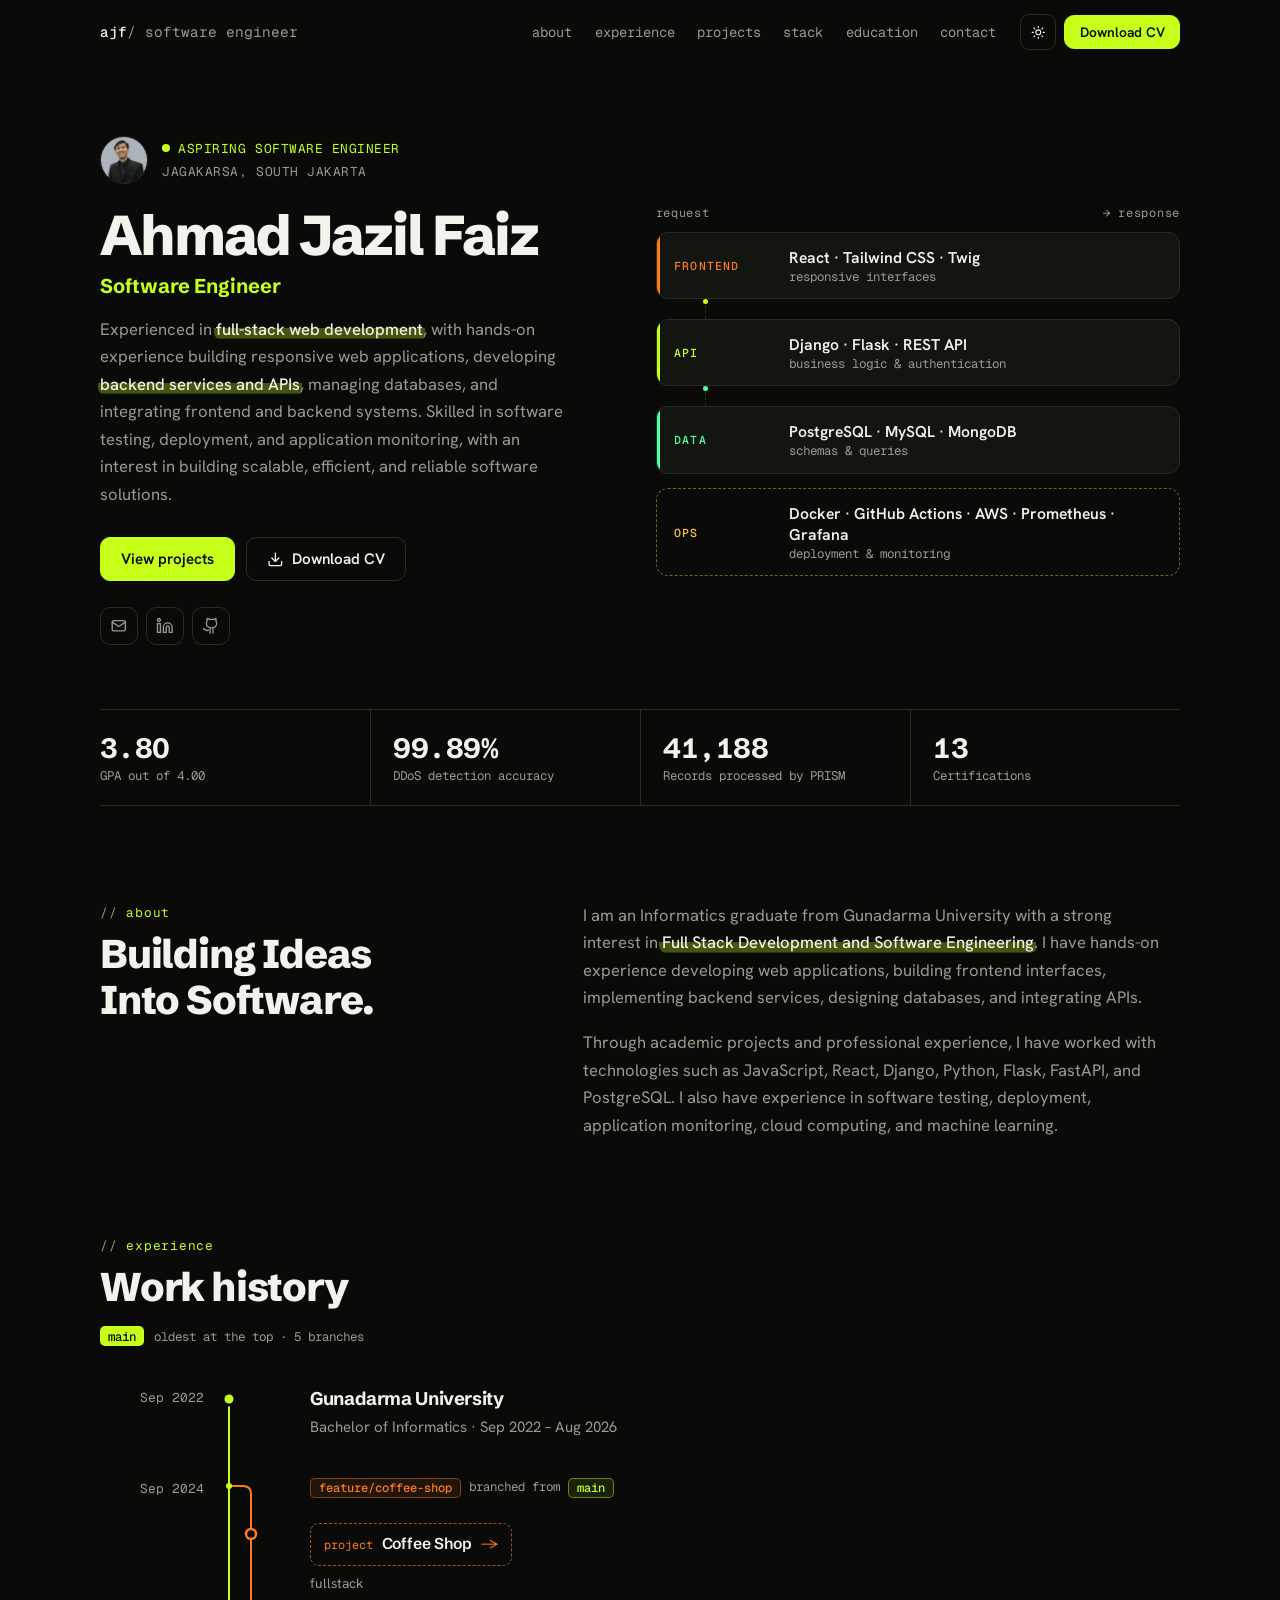
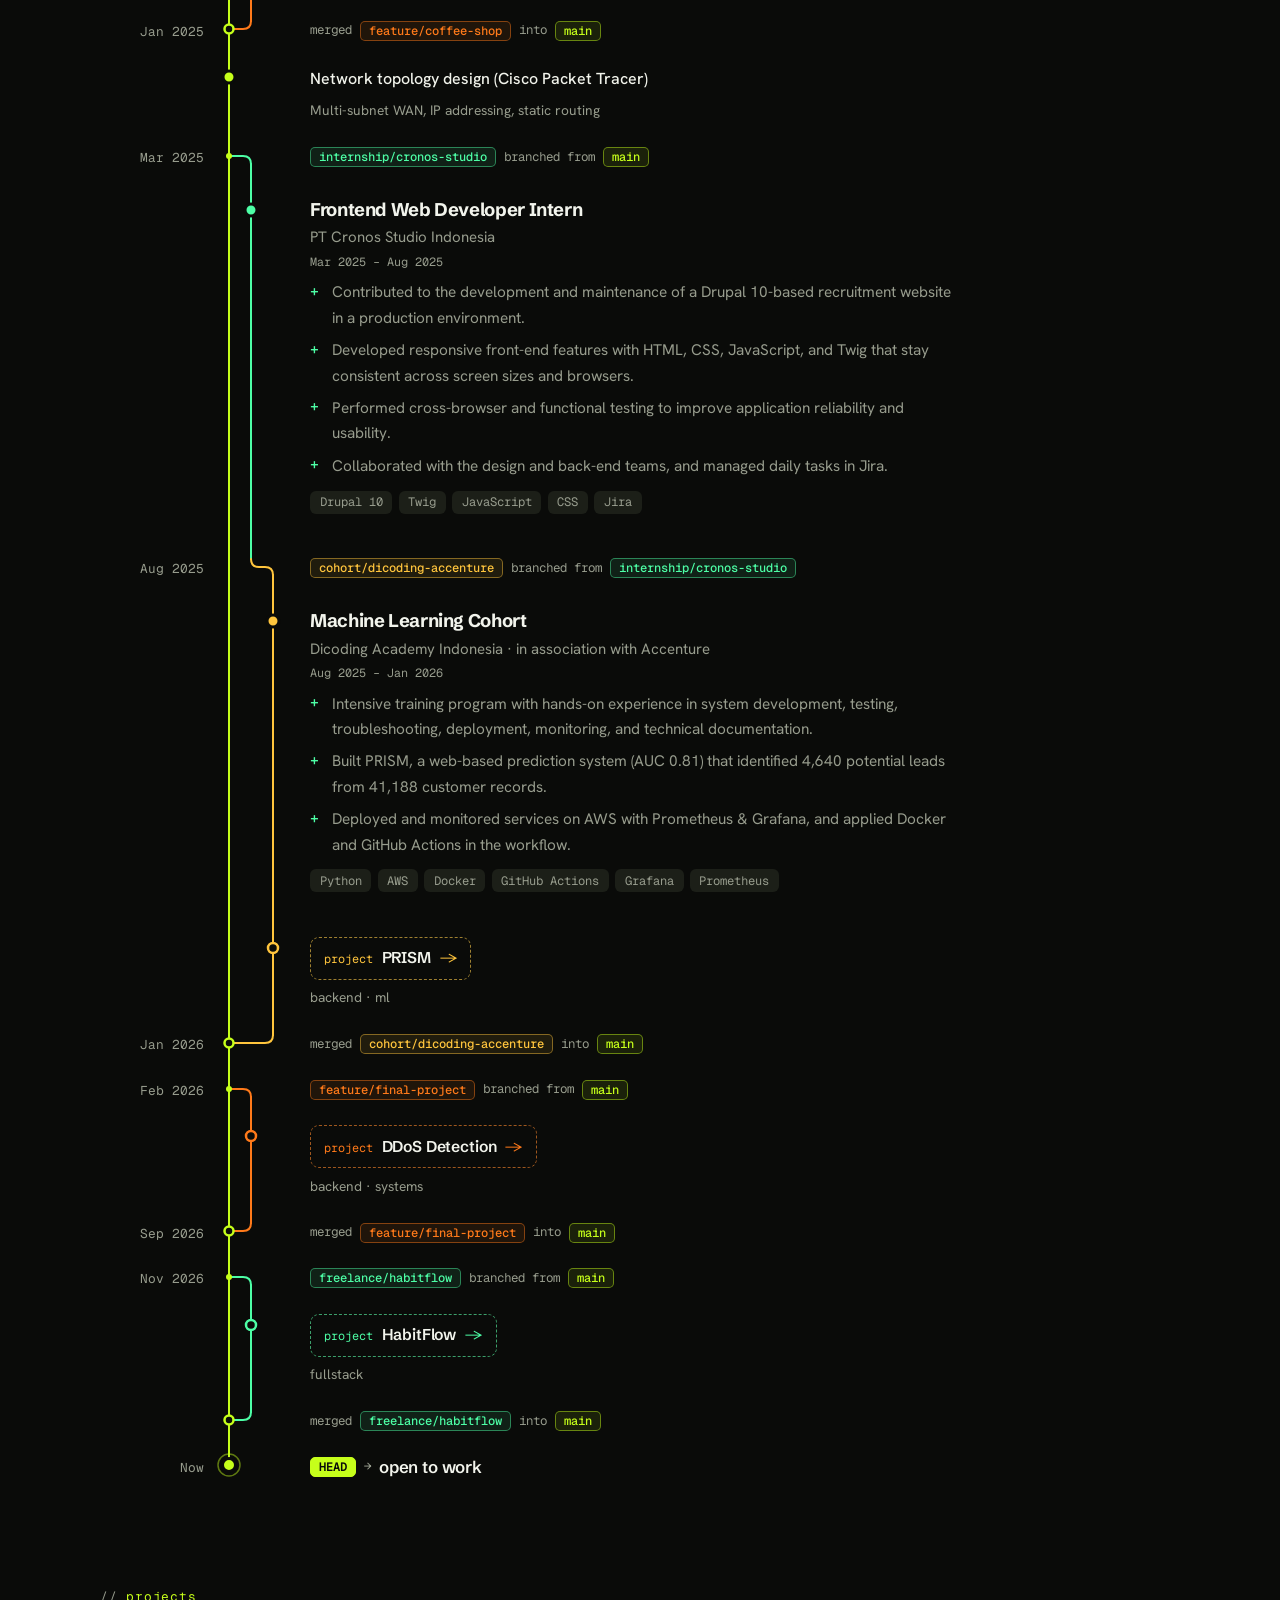
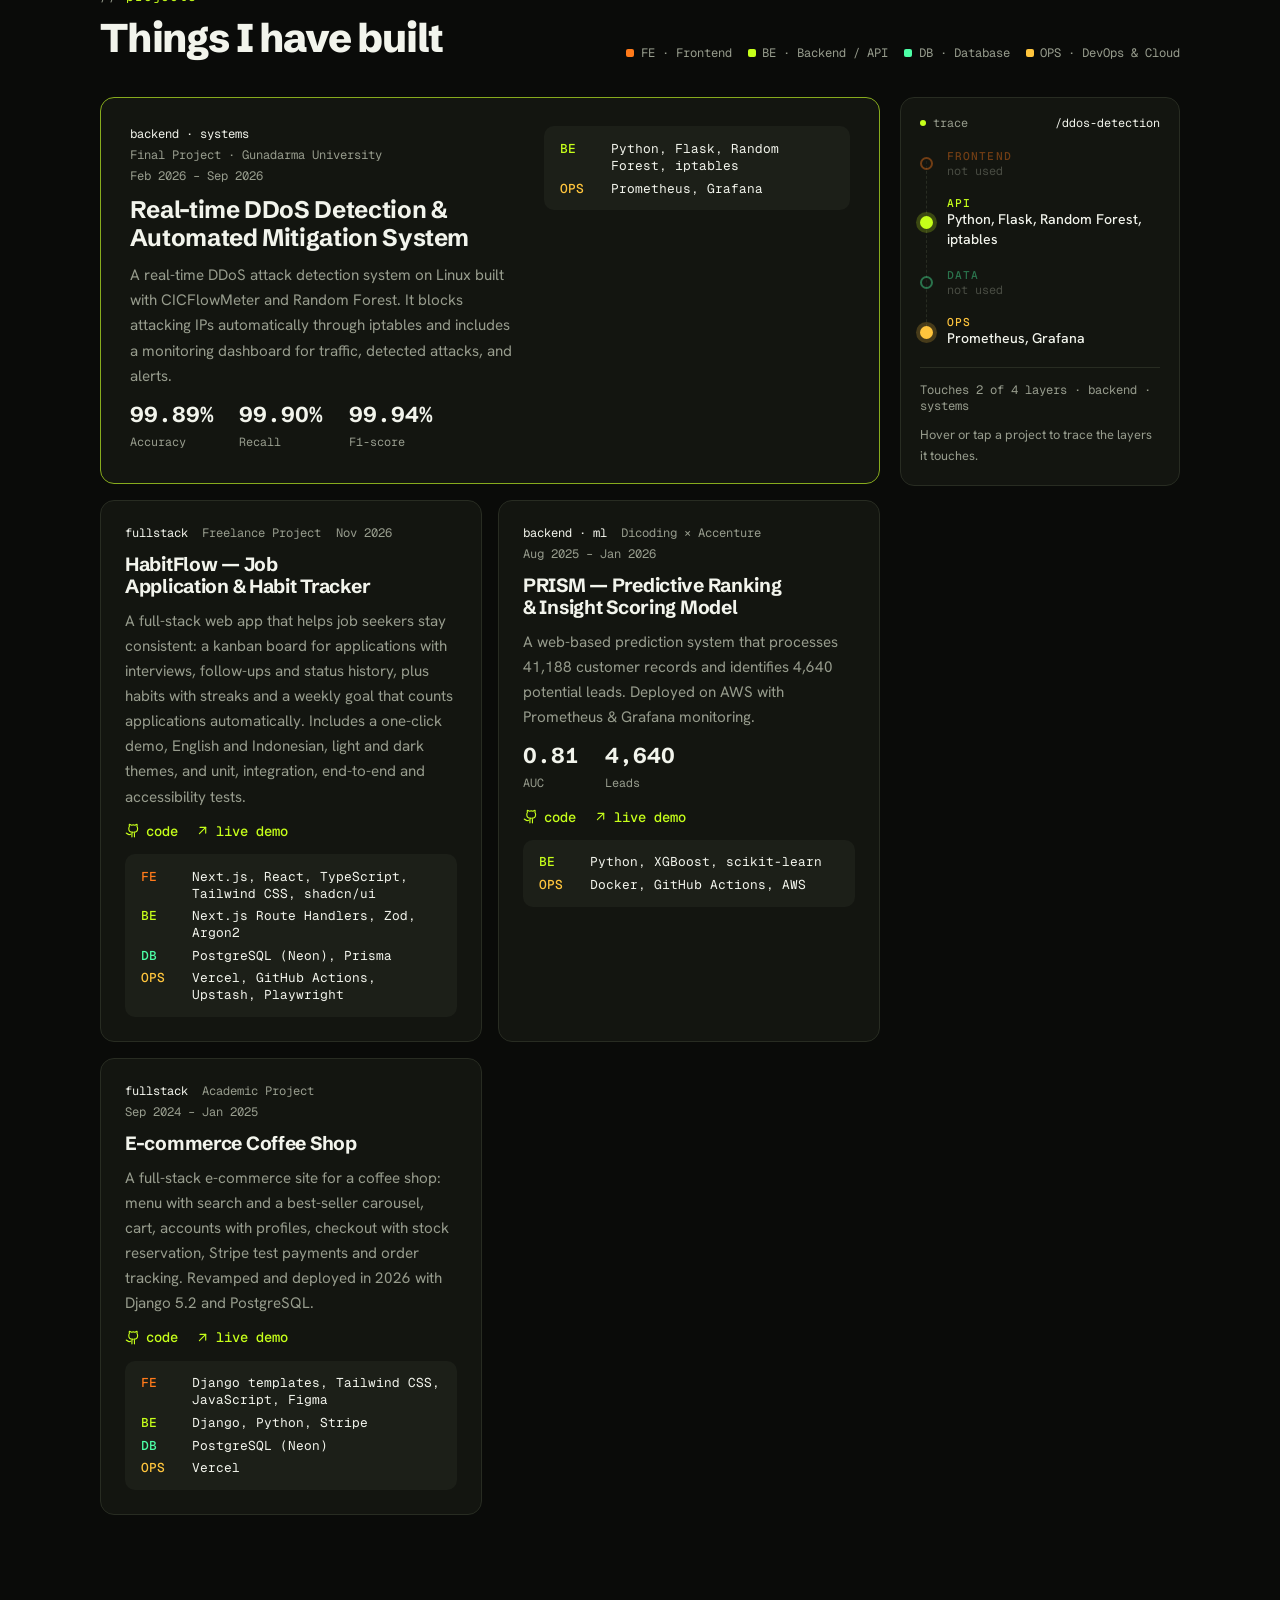
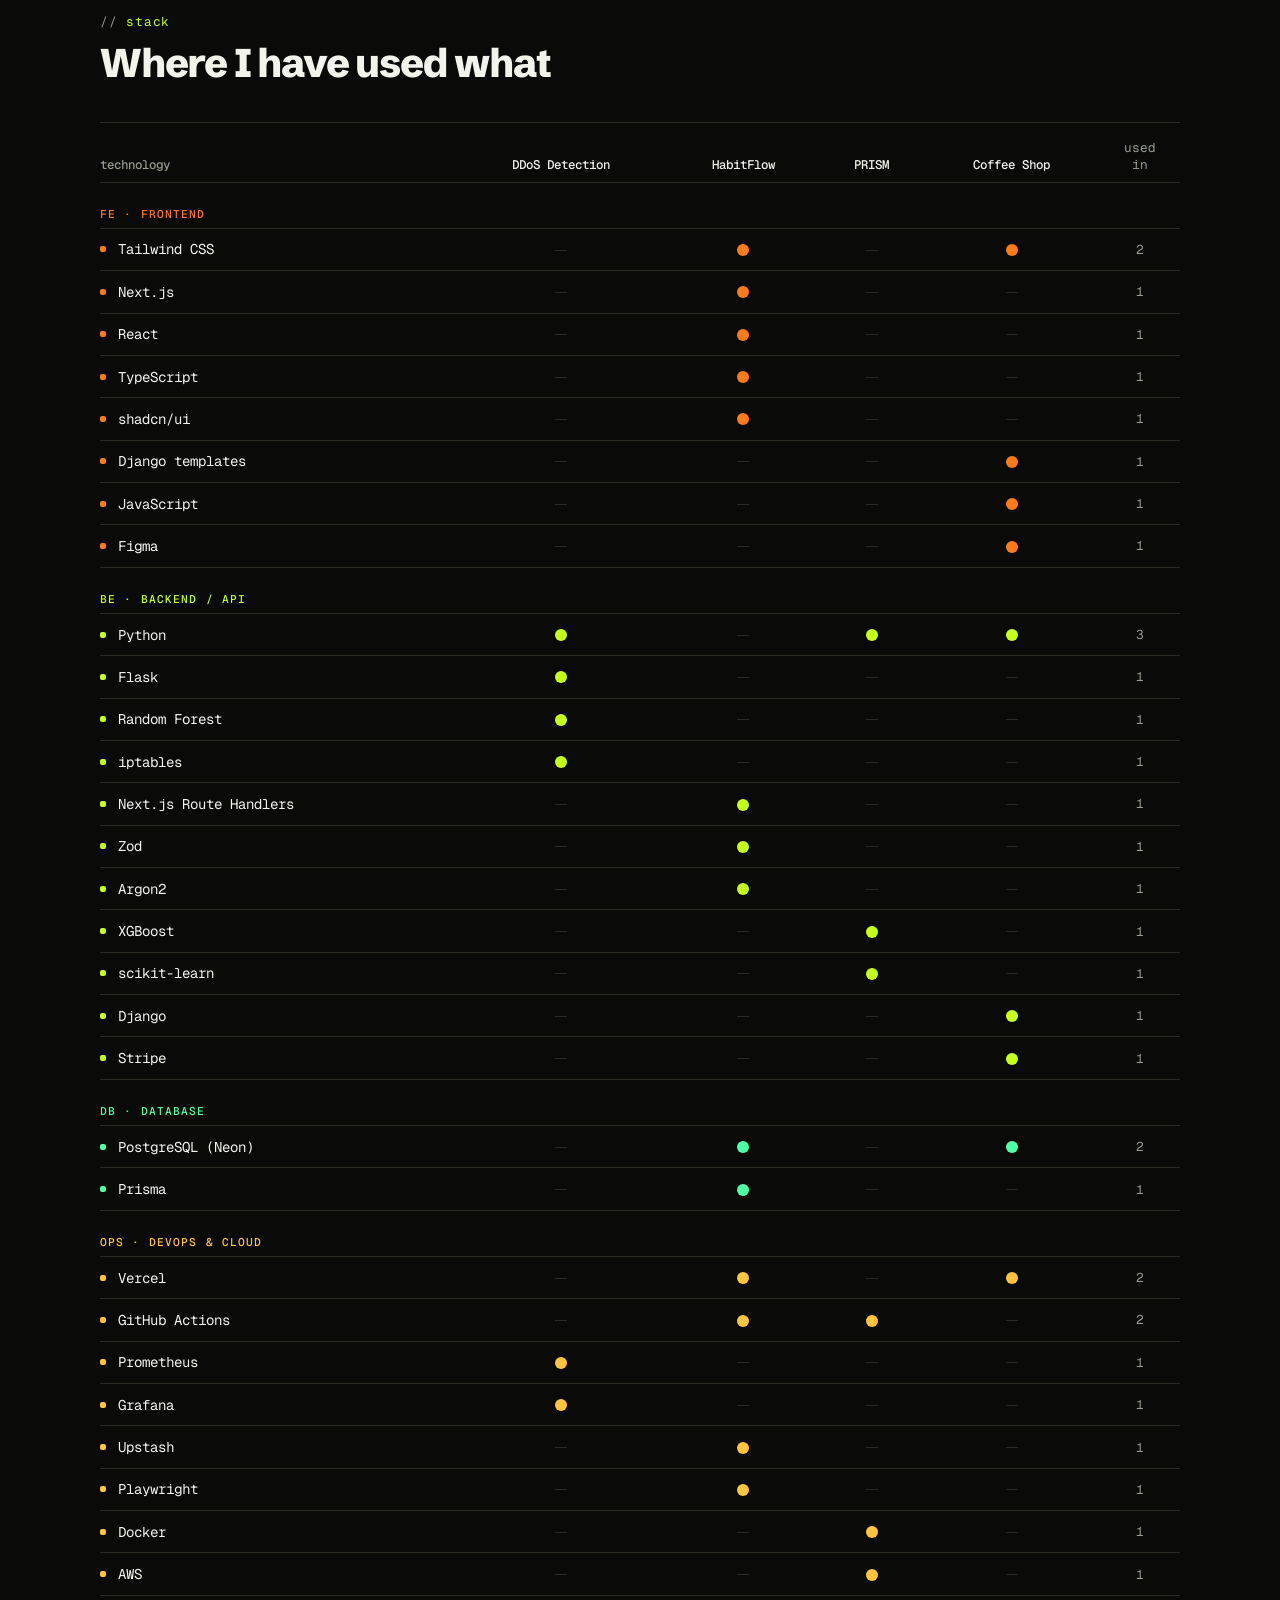
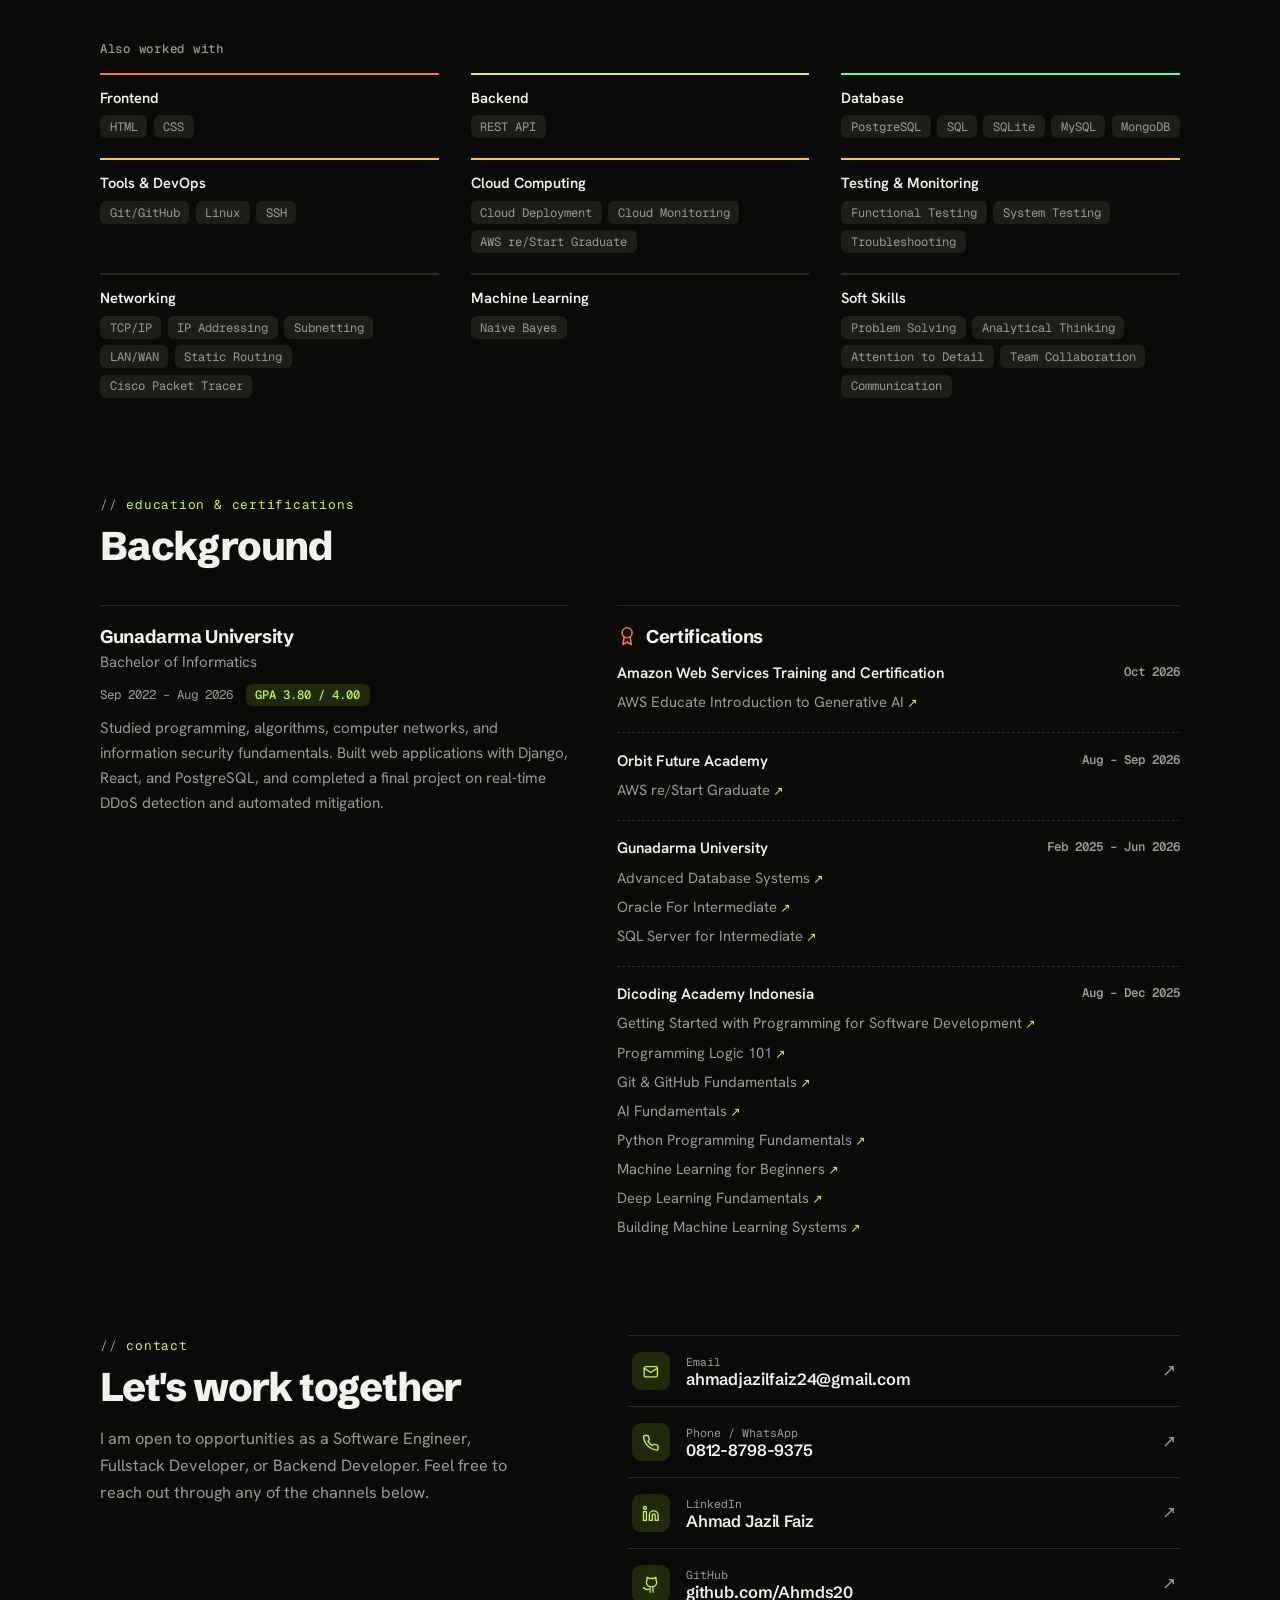
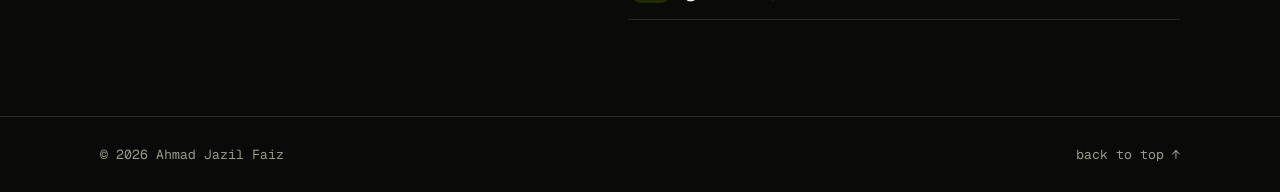
<file: index.html>
<!DOCTYPE html>
<html lang="en">
<head>
  <meta charset="UTF-8" />
  <meta name="viewport" content="width=device-width, initial-scale=1.0" />
  <title>Ahmad Jazil Faiz — Software Engineer</title>
  <meta name="description" content="Portfolio of Ahmad Jazil Faiz, Software Engineer." />
  <meta property="og:type" content="website" />
  <meta property="og:title" content="Ahmad Jazil Faiz — Software Engineer" />
  <meta property="og:description" content="Portfolio of Ahmad Jazil Faiz, Software Engineer." />
  <link rel="icon" href="assets/img/favicon.svg" type="image/svg+xml" />
  <link rel="preconnect" href="https://fonts.googleapis.com" />
  <link rel="preconnect" href="https://fonts.gstatic.com" crossorigin />
  <link href="https://fonts.googleapis.com/css2?family=Schibsted+Grotesk:wght@600;700;800&family=Hanken+Grotesk:wght@400;500;600&family=Geist+Mono:wght@400;500&display=swap" rel="stylesheet" />
  <script>
    // Dark is the default theme; the visitor's choice is saved in the browser
    (function () {
      var t;
      try { t = localStorage.getItem("theme"); } catch (e) {}
      document.documentElement.dataset.theme = t || "dark";
    })();
  </script>
  <link rel="stylesheet" href="css/style.css" />
</head>
<body>
  <!-- SVG icon set -->
  <svg width="0" height="0" style="position:absolute" aria-hidden="true">
    <symbol id="i-mail" viewBox="0 0 24 24"><rect x="3" y="5" width="18" height="14" rx="2"/><path d="m3 7 9 6 9-6"/></symbol>
    <symbol id="i-phone" viewBox="0 0 24 24"><path d="M22 16.9v3a2 2 0 0 1-2.2 2 19.8 19.8 0 0 1-8.6-3.1 19.5 19.5 0 0 1-6-6A19.8 19.8 0 0 1 2.1 4.2 2 2 0 0 1 4.1 2h3a2 2 0 0 1 2 1.7c.1.9.4 1.8.7 2.7a2 2 0 0 1-.5 2.1L8 9.8a16 16 0 0 0 6 6l1.3-1.3a2 2 0 0 1 2.1-.4c.9.3 1.8.6 2.7.7a2 2 0 0 1 1.7 2Z"/></symbol>
    <symbol id="i-pin" viewBox="0 0 24 24"><path d="M20 10c0 6-8 12-8 12s-8-6-8-12a8 8 0 0 1 16 0Z"/><circle cx="12" cy="10" r="3"/></symbol>
    <symbol id="i-linkedin" viewBox="0 0 24 24"><path d="M16 8a6 6 0 0 1 6 6v7h-4v-7a2 2 0 0 0-4 0v7h-4v-7a6 6 0 0 1 6-6Z"/><rect x="2" y="9" width="4" height="12"/><circle cx="4" cy="4" r="2"/></symbol>
    <symbol id="i-github" viewBox="0 0 24 24"><path d="M15 22v-4a4.8 4.8 0 0 0-1-3.5c3 0 6-2 6-5.5.1-1.2-.3-2.4-1-3.5.3-1.2.3-2.4 0-3.5 0 0-1 0-3 1.5a10.4 10.4 0 0 0-6 0C8 2 7 2 7 2c-.3 1.1-.3 2.3 0 3.5A5.4 5.4 0 0 0 6 9c0 3.5 3 5.5 6 5.5-.4.5-.7 1-.8 1.7-.2.6-.3 1.2-.2 1.8v4"/><path d="M9 18c-4.5 2-5-2-7-2"/></symbol>
    <symbol id="i-download" viewBox="0 0 24 24"><path d="M21 15v4a2 2 0 0 1-2 2H5a2 2 0 0 1-2-2v-4"/><path d="m7 10 5 5 5-5"/><path d="M12 15V3"/></symbol>
    <symbol id="i-arrow" viewBox="0 0 24 24"><path d="M7 17 17 7"/><path d="M8 7h9v9"/></symbol>
    <symbol id="i-sun" viewBox="0 0 24 24"><circle cx="12" cy="12" r="4"/><path d="M12 2v2M12 20v2M4.9 4.9l1.4 1.4M17.7 17.7l1.4 1.4M2 12h2M20 12h2M6.3 17.7l-1.4 1.4M19.1 4.9l-1.4 1.4"/></symbol>
    <symbol id="i-moon" viewBox="0 0 24 24"><path d="M12 3a6 6 0 0 0 9 9 9 9 0 1 1-9-9Z"/></symbol>
    <symbol id="i-code" viewBox="0 0 24 24"><path d="m16 18 6-6-6-6"/><path d="m8 6-6 6 6 6"/></symbol>
    <symbol id="i-menu" viewBox="0 0 24 24"><path d="M4 6h16M4 12h16M4 18h16"/></symbol>
    <symbol id="i-chart" viewBox="0 0 24 24"><path d="M3 3v18h18"/><path d="m7 15 4-4 3 3 6-6"/></symbol>
    <symbol id="i-globe" viewBox="0 0 24 24"><circle cx="12" cy="12" r="10"/><path d="M2 12h20M12 2a15 15 0 0 1 0 20M12 2a15 15 0 0 0 0 20"/></symbol>
    <symbol id="i-award" viewBox="0 0 24 24"><circle cx="12" cy="8" r="6"/><path d="M15.5 12.9 17 22l-5-3-5 3 1.5-9.1"/></symbol>
    <symbol id="i-cap" viewBox="0 0 24 24"><path d="M22 10 12 5 2 10l10 5 10-5Z"/><path d="M6 12v5c3 2 9 2 12 0v-5"/></symbol>
  </svg>

  <header class="nav">
    <div class="container nav-inner">
      <a href="#hero" class="brand"><b>ajf</b><span>/ <span data-bind="peranPendek"></span></span></a>
      <nav class="nav-links">
        <a href="#about">about</a>
        <a href="#experience">experience</a>
        <a href="#projects">projects</a>
        <a href="#stack">stack</a>
        <a href="#education">education</a>
        <a href="#contact">contact</a>
      </nav>
      <div class="nav-actions">
        <button class="icon-btn theme-toggle" aria-label="Toggle light/dark theme" title="Toggle theme">
          <svg class="icon icon-sun"><use href="#i-sun"/></svg>
          <svg class="icon icon-moon"><use href="#i-moon"/></svg>
        </button>
        <a href="#" class="btn btn-sm nav-cv" data-bind="cv" download>Download CV</a>
        <button class="icon-btn nav-toggle" aria-label="Open menu" aria-expanded="false"><svg class="icon"><use href="#i-menu"/></svg></button>
      </div>
    </div>
  </header>

  <!-- All content is rendered by js/script.js from data/content.json.
       Edit content through the /admin page, not in this file. -->
  <main>
    <section id="hero" class="hero">
      <div class="container hero-grid">
        <div class="hero-text">
          <div class="hero-id">
            <img class="avatar" data-bind="foto" alt="" />
            <p class="eyebrow">
              <span class="open-badge" data-bind="status" hidden><span class="pulse"></span><span data-bind="statusText"></span></span>
              <span data-bind="lokasi"></span>
            </p>
          </div>
          <h1 data-bind="nama"></h1>
          <p class="role" data-list="peran"></p>
          <p class="lead" data-bind="ringkasan"></p>
          <div class="hero-cta">
            <a href="#projects" class="btn">View projects</a>
            <a href="#" class="btn btn-ghost" data-bind="cv" download><svg class="icon"><use href="#i-download"/></svg>Download CV</a>
          </div>
          <div class="hero-social" data-list="heroSocial"></div>
        </div>
        <figure class="flow" aria-label="Architecture diagram: the layers I work on, from interface to deployment">
          <figcaption class="flow-cap"><span>request</span><span>→ response</span></figcaption>
          <div class="flow-body" data-list="arsitektur"></div>
        </figure>
      </div>
      <div class="container"><dl class="stats" data-list="statistik"></dl></div>
    </section>

    <section id="about" class="section">
      <div class="container about">
        <div>
          <p class="kicker">about</p>
          <h2 class="section-title" data-bind="tentangJudul"></h2>
        </div>
        <div class="about-text" data-list="tentang"></div>
      </div>
    </section>

    <section id="experience" class="section">
      <div class="container">
        <p class="kicker">experience</p>
        <h2 class="section-title">Work history</h2>
        <p class="branch" data-list="branch"></p>
        <div class="ggraph" data-list="riwayat"></div>
      </div>
    </section>

    <section id="projects" class="section">
      <div class="container">
        <div class="section-head">
          <div>
            <p class="kicker">projects</p>
            <h2 class="section-title">Things I have built</h2>
          </div>
          <ul class="legend" data-list="legenda" aria-label="Layer color legend"></ul>
        </div>
        <div class="proj-layout">
          <div class="projects" data-list="proyek"></div>
          <aside class="trace" aria-live="polite" aria-label="Request trace for the selected project">
            <div class="trace-head"><span class="trace-label">trace</span><span class="trace-route" id="trace-route"></span></div>
            <div class="trace-body" id="trace-body">
              <span class="trace-rail" aria-hidden="true"></span>
              <span class="trace-dot" id="trace-dot" aria-hidden="true"></span>
            </div>
            <p class="trace-foot" id="trace-foot"></p>
            <p class="trace-hint">Hover or tap a project to trace the layers it touches.</p>
          </aside>
        </div>
      </div>
    </section>

    <section id="stack" class="section">
      <div class="container">
        <p class="kicker">stack</p>
        <h2 class="section-title">Where I have used what</h2>
        <div class="matrix-wrap" data-list="matriks"></div>
        <div class="also" data-list="lainnya"></div>
      </div>
    </section>

    <section id="education" class="section">
      <div class="container">
        <p class="kicker">education &amp; certifications</p>
        <h2 class="section-title">Background</h2>
        <div class="edu-grid">
          <div class="edu-list" data-list="pendidikan"></div>
          <div class="certs">
            <h3 class="certs-title"><svg class="icon"><use href="#i-award"/></svg>Certifications</h3>
            <div data-list="sertifikasi"></div>
          </div>
        </div>
      </div>
    </section>

    <section id="contact" class="section contact">
      <div class="container contact-grid">
        <div>
          <p class="kicker">contact</p>
          <h2 class="section-title" data-bind="kontakJudul"></h2>
          <p class="contact-lead" data-bind="kontakPengantar"></p>
        </div>
        <div class="contact-links" data-list="kontak"></div>
      </div>
    </section>
  </main>

  <footer class="footer">
    <div class="container footer-inner">
      <p>© <span id="year"></span> <span data-bind="nama"></span></p>
      <a href="#hero">back to top ↑</a>
    </div>
  </footer>

  <script src="js/script.js"></script>
</body>
</html>
</file>
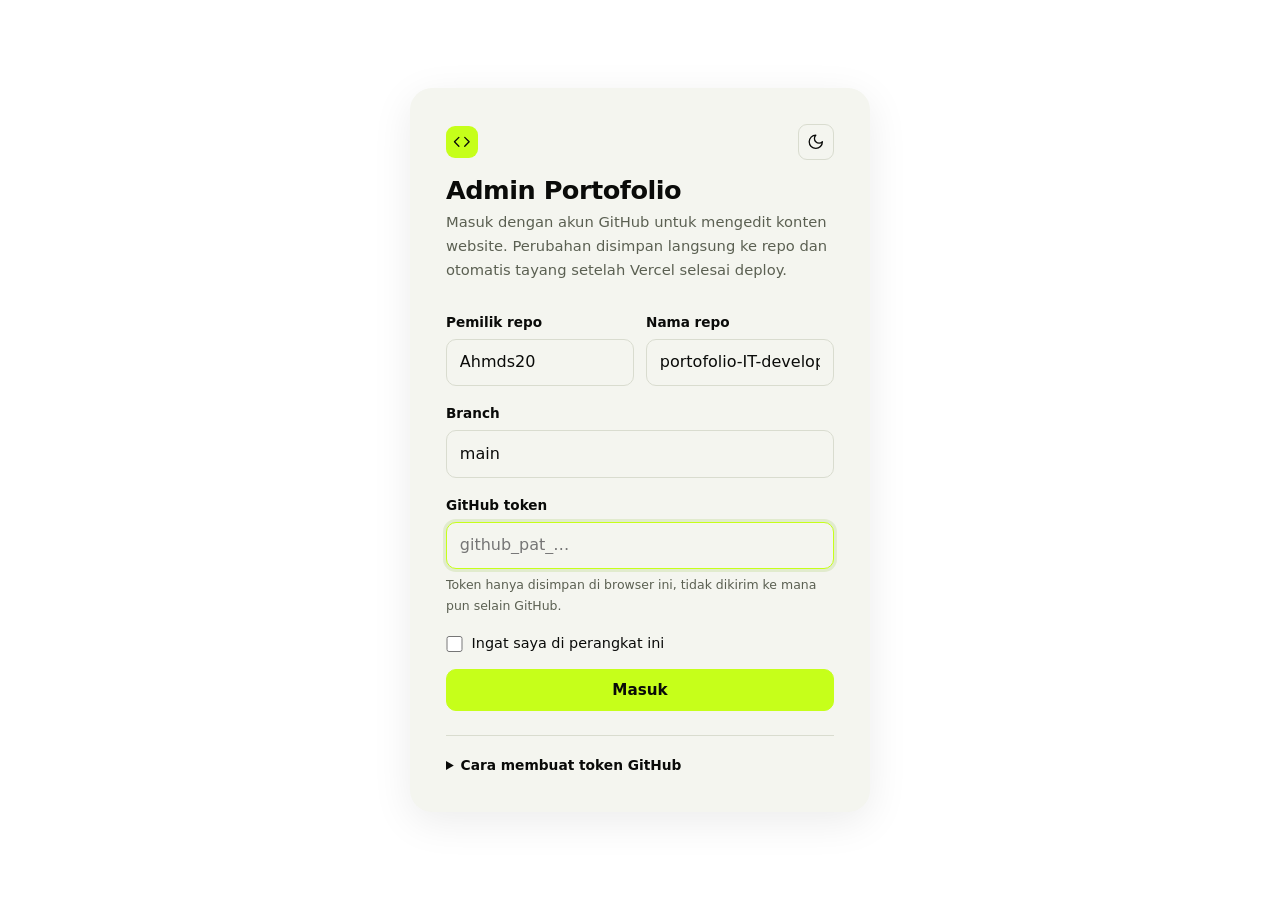
<file: admin/index.html>
<!DOCTYPE html>
<html lang="id">
<head>
  <meta charset="UTF-8" />
  <meta name="viewport" content="width=device-width, initial-scale=1.0" />
  <meta name="robots" content="noindex, nofollow" />
  <title>Dashboard Admin — Portofolio</title>
  <link rel="icon" href="../assets/img/favicon.svg" type="image/svg+xml" />
  <link rel="stylesheet" href="../css/style.css" />
  <link rel="stylesheet" href="admin.css" />
  <script src="common.js"></script>
  <script>if (!Admin.getSession()) location.replace("login.html");</script>
</head>
<body>
  <svg width="0" height="0" style="position:absolute" aria-hidden="true">
    <!-- Ikon konten (sama dengan website utama) -->
    <symbol id="i-code" viewBox="0 0 24 24"><path d="m16 18 6-6-6-6"/><path d="m8 6-6 6 6 6"/></symbol>
    <symbol id="i-shield" viewBox="0 0 24 24"><path d="M20 13c0 5-3.5 7.5-7.7 9a1 1 0 0 1-.6 0C7.5 20.5 4 18 4 13V6a1 1 0 0 1 1-1c2 0 4.5-1.2 6.2-2.7a1.2 1.2 0 0 1 1.6 0C14.5 3.8 17 5 19 5a1 1 0 0 1 1 1Z"/><path d="m9 12 2 2 4-4"/></symbol>
    <symbol id="i-chart" viewBox="0 0 24 24"><path d="M3 3v18h18"/><path d="m7 15 4-4 3 3 6-6"/></symbol>
    <symbol id="i-cart" viewBox="0 0 24 24"><circle cx="8" cy="21" r="1"/><circle cx="19" cy="21" r="1"/><path d="M2 2h3l2.7 12.4a2 2 0 0 0 2 1.6h9.7a2 2 0 0 0 2-1.6L23 6H6"/></symbol>
    <symbol id="i-network" viewBox="0 0 24 24"><rect x="9" y="2" width="6" height="6" rx="1"/><rect x="2" y="16" width="6" height="6" rx="1"/><rect x="16" y="16" width="6" height="6" rx="1"/><path d="M5 16v-3h14v3M12 8v5"/></symbol>
    <symbol id="i-globe" viewBox="0 0 24 24"><circle cx="12" cy="12" r="10"/><path d="M2 12h20M12 2a15 15 0 0 1 0 20M12 2a15 15 0 0 0 0 20"/></symbol>
    <symbol id="i-db" viewBox="0 0 24 24"><ellipse cx="12" cy="5" rx="9" ry="3"/><path d="M3 5v14c0 1.7 4 3 9 3s9-1.3 9-3V5"/><path d="M3 12c0 1.7 4 3 9 3s9-1.3 9-3"/></symbol>
    <symbol id="i-mobile" viewBox="0 0 24 24"><rect x="5" y="2" width="14" height="20" rx="2"/><path d="M12 18h.01"/></symbol>
    <symbol id="i-cpu" viewBox="0 0 24 24"><rect x="4" y="4" width="16" height="16" rx="2"/><rect x="9" y="9" width="6" height="6"/><path d="M9 1v3M15 1v3M9 20v3M15 20v3M20 9h3M20 14h3M1 9h3M1 14h3"/></symbol>
    <symbol id="i-award" viewBox="0 0 24 24"><circle cx="12" cy="8" r="6"/><path d="M15.5 12.9 17 22l-5-3-5 3 1.5-9.1"/></symbol>
    <symbol id="i-cap" viewBox="0 0 24 24"><path d="M22 10 12 5 2 10l10 5 10-5Z"/><path d="M6 12v5c3 2 9 2 12 0v-5"/></symbol>
    <symbol id="i-mail" viewBox="0 0 24 24"><rect x="3" y="5" width="18" height="14" rx="2"/><path d="m3 7 9 6 9-6"/></symbol>
    <symbol id="i-phone" viewBox="0 0 24 24"><path d="M22 16.9v3a2 2 0 0 1-2.2 2 19.8 19.8 0 0 1-8.6-3.1 19.5 19.5 0 0 1-6-6A19.8 19.8 0 0 1 2.1 4.2 2 2 0 0 1 4.1 2h3a2 2 0 0 1 2 1.7c.1.9.4 1.8.7 2.7a2 2 0 0 1-.5 2.1L8 9.8a16 16 0 0 0 6 6l1.3-1.3a2 2 0 0 1 2.1-.4c.9.3 1.8.6 2.7.7a2 2 0 0 1 1.7 2Z"/></symbol>
    <symbol id="i-linkedin" viewBox="0 0 24 24"><path d="M16 8a6 6 0 0 1 6 6v7h-4v-7a2 2 0 0 0-4 0v7h-4v-7a6 6 0 0 1 6-6Z"/><rect x="2" y="9" width="4" height="12"/><circle cx="4" cy="4" r="2"/></symbol>
    <symbol id="i-github" viewBox="0 0 24 24"><path d="M15 22v-4a4.8 4.8 0 0 0-1-3.5c3 0 6-2 6-5.5.1-1.2-.3-2.4-1-3.5.3-1.2.3-2.4 0-3.5 0 0-1 0-3 1.5a10.4 10.4 0 0 0-6 0C8 2 7 2 7 2c-.3 1.1-.3 2.3 0 3.5A5.4 5.4 0 0 0 6 9c0 3.5 3 5.5 6 5.5-.4.5-.7 1-.8 1.7-.2.6-.3 1.2-.2 1.8v4"/><path d="M9 18c-4.5 2-5-2-7-2"/></symbol>
    <symbol id="i-pin" viewBox="0 0 24 24"><path d="M20 10c0 6-8 12-8 12s-8-6-8-12a8 8 0 0 1 16 0Z"/><circle cx="12" cy="10" r="3"/></symbol>
    <!-- Ikon antarmuka admin -->
    <symbol id="i-sun" viewBox="0 0 24 24"><circle cx="12" cy="12" r="4"/><path d="M12 2v2M12 20v2M4.9 4.9l1.4 1.4M17.7 17.7l1.4 1.4M2 12h2M20 12h2M6.3 17.7l-1.4 1.4M19.1 4.9l-1.4 1.4"/></symbol>
    <symbol id="i-moon" viewBox="0 0 24 24"><path d="M12 3a6 6 0 0 0 9 9 9 9 0 1 1-9-9Z"/></symbol>
    <symbol id="i-up" viewBox="0 0 24 24"><path d="m18 15-6-6-6 6"/></symbol>
    <symbol id="i-down" viewBox="0 0 24 24"><path d="m6 9 6 6 6-6"/></symbol>
    <symbol id="i-chev" viewBox="0 0 24 24"><path d="m9 18 6-6-6-6"/></symbol>
    <symbol id="i-trash" viewBox="0 0 24 24"><path d="M3 6h18M8 6V4a2 2 0 0 1 2-2h4a2 2 0 0 1 2 2v2M19 6l-1 14a2 2 0 0 1-2 2H8a2 2 0 0 1-2-2L5 6"/></symbol>
    <symbol id="i-plus" viewBox="0 0 24 24"><path d="M12 5v14M5 12h14"/></symbol>
    <symbol id="i-upload" viewBox="0 0 24 24"><path d="M21 15v4a2 2 0 0 1-2 2H5a2 2 0 0 1-2-2v-4"/><path d="m17 8-5-5-5 5"/><path d="M12 3v12"/></symbol>
  </svg>

  <header class="topbar">
    <div class="container topbar-inner">
      <a href="../index.html" class="logo" target="_blank" rel="noopener"><span class="logo-mark"><svg class="icon"><use href="#i-code"/></svg></span>Admin</a>
      <span class="repo-chip" id="repo-chip"></span>
      <span class="spacer"></span>
      <span class="status" id="status">Memuat…</span>
      <button class="icon-btn theme-toggle" aria-label="Ganti tema terang/gelap" title="Ganti tema">
        <svg class="icon icon-sun"><use href="#i-sun"/></svg>
        <svg class="icon icon-moon"><use href="#i-moon"/></svg>
      </button>
    </div>
  </header>

  <div class="container layout">
    <nav class="sidenav" id="sidenav" aria-label="Bagian konten"></nav>
    <section class="panel" id="panel"><div class="loading">Memuat konten dari GitHub…</div></section>
  </div>

  <footer class="actionbar">
    <div class="container actionbar-inner">
      <span class="msg" id="msg"></span>
      <button class="btn btn-sm btn-ghost" id="btn-discard" disabled>Batalkan perubahan</button>
      <button class="btn btn-sm btn-ghost" id="btn-preview" disabled>Pratinjau</button>
      <button class="btn btn-sm" id="btn-save" disabled>Simpan &amp; Publikasikan</button>
    </div>
  </footer>

  <script src="dashboard.js"></script>
</body>
</html>
</file>
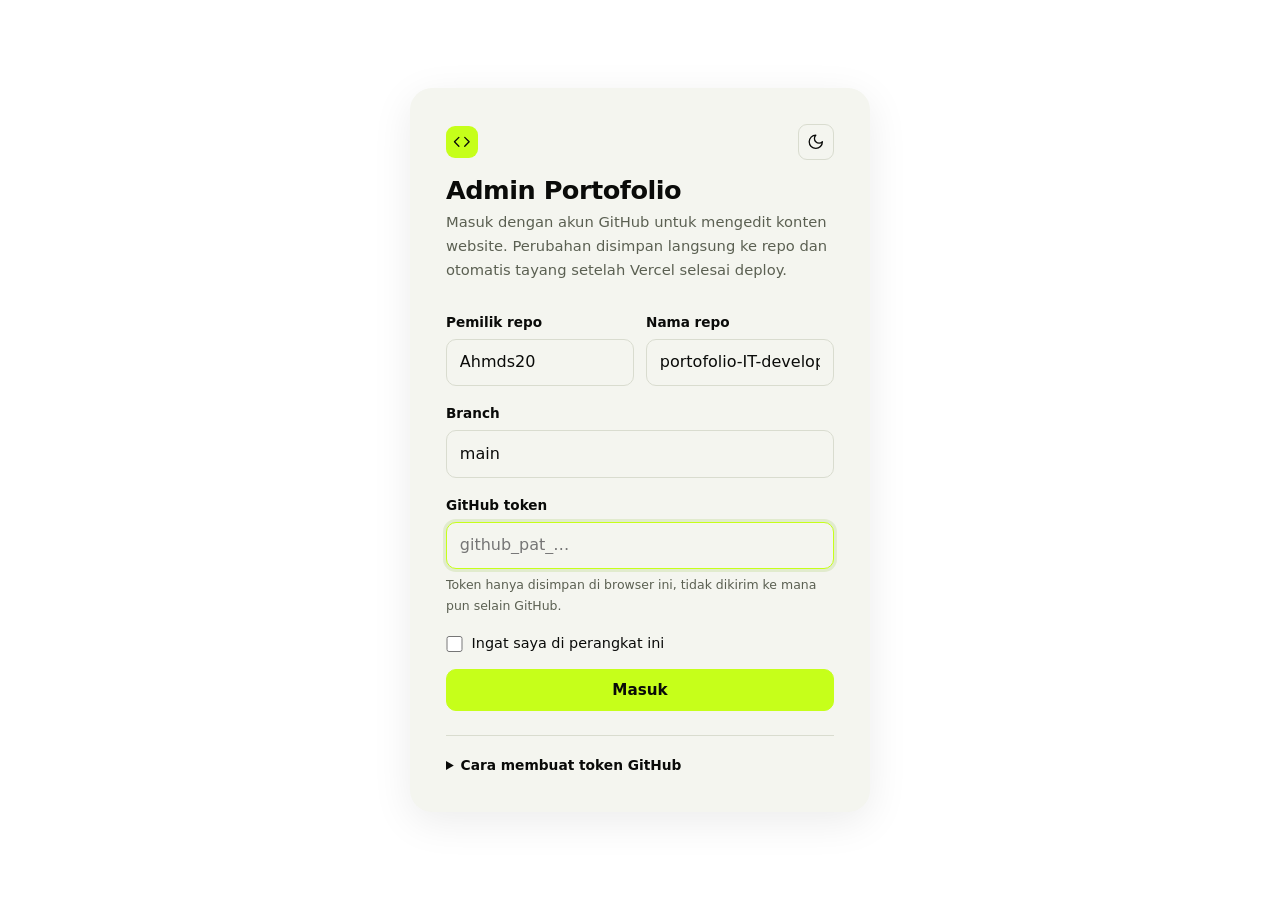
<file: admin/login.html>
<!DOCTYPE html>
<html lang="id">
<head>
  <meta charset="UTF-8" />
  <meta name="viewport" content="width=device-width, initial-scale=1.0" />
  <meta name="robots" content="noindex, nofollow" />
  <title>Login Admin — Portofolio</title>
  <link rel="icon" href="../assets/img/favicon.svg" type="image/svg+xml" />
  <link rel="stylesheet" href="../css/style.css" />
  <link rel="stylesheet" href="admin.css" />
  <script src="common.js"></script>
</head>
<body>
  <svg width="0" height="0" style="position:absolute" aria-hidden="true">
    <symbol id="i-code" viewBox="0 0 24 24"><path d="m16 18 6-6-6-6"/><path d="m8 6-6 6 6 6"/></symbol>
    <symbol id="i-sun" viewBox="0 0 24 24"><circle cx="12" cy="12" r="4"/><path d="M12 2v2M12 20v2M4.9 4.9l1.4 1.4M17.7 17.7l1.4 1.4M2 12h2M20 12h2M6.3 17.7l-1.4 1.4M19.1 4.9l-1.4 1.4"/></symbol>
    <symbol id="i-moon" viewBox="0 0 24 24"><path d="M12 3a6 6 0 0 0 9 9 9 9 0 1 1-9-9Z"/></symbol>
  </svg>

  <main class="login-wrap">
    <form class="login-card" id="login" novalidate>
      <div class="login-top">
        <span class="logo-mark"><svg class="icon"><use href="#i-code"/></svg></span>
        <button type="button" class="icon-btn theme-toggle" aria-label="Ganti tema terang/gelap" title="Ganti tema">
          <svg class="icon icon-sun"><use href="#i-sun"/></svg>
          <svg class="icon icon-moon"><use href="#i-moon"/></svg>
        </button>
      </div>
      <h1>Admin Portofolio</h1>
      <p>Masuk dengan akun GitHub untuk mengedit konten website. Perubahan disimpan langsung ke repo dan otomatis tayang setelah Vercel selesai deploy.</p>

      <div class="repo-row">
        <div class="field">
          <label for="owner">Pemilik repo</label>
          <input class="input" id="owner" required autocomplete="username" spellcheck="false" />
        </div>
        <div class="field">
          <label for="repo">Nama repo</label>
          <input class="input" id="repo" required spellcheck="false" />
        </div>
      </div>
      <div class="field">
        <label for="branch">Branch</label>
        <input class="input" id="branch" required spellcheck="false" />
      </div>
      <div class="field">
        <label for="token">GitHub token</label>
        <input class="input" id="token" type="password" required autocomplete="current-password" spellcheck="false" placeholder="github_pat_…" />
        <span class="hint">Token hanya disimpan di browser ini, tidak dikirim ke mana pun selain GitHub.</span>
      </div>
      <label class="check"><input type="checkbox" id="remember" /> Ingat saya di perangkat ini</label>

      <button class="btn" type="submit" id="submit">Masuk</button>
      <p class="form-error" id="error" role="alert" hidden></p>

      <details class="help">
        <summary>Cara membuat token GitHub</summary>
        <ol>
          <li>Buka <a href="https://github.com/settings/personal-access-tokens/new" target="_blank" rel="noopener">GitHub → Fine-grained tokens → Generate new token</a>.</li>
          <li>Isi nama (misal <code>admin-portofolio</code>) dan masa berlaku.</li>
          <li><b>Repository access:</b> pilih <i>Only select repositories</i> → repo portofolio ini saja.</li>
          <li><b>Permissions → Repository → Contents:</b> pilih <i>Read and write</i>.</li>
          <li>Klik <i>Generate token</i>, salin, lalu tempel di atas.</li>
        </ol>
        <p style="margin-top:.75rem">Hanya orang yang punya token dengan akses tulis ke repo ini yang bisa mengubah konten.</p>
      </details>
    </form>
  </main>

  <script>
    const DEFAULTS = { owner: "Ahmds20", repo: "portofolio-IT-developer", branch: "main" };
    const $ = (id) => document.getElementById(id);

    if (Admin.getSession()) location.replace("index.html");

    const cfg = { ...DEFAULTS, ...Admin.getConfig() };
    $("owner").value = cfg.owner;
    $("repo").value = cfg.repo;
    $("branch").value = cfg.branch;
    $("token").focus();

    document.querySelector(".theme-toggle").addEventListener("click", Admin.toggleTheme);

    $("login").addEventListener("submit", async (ev) => {
      ev.preventDefault();
      const s = {
        owner: $("owner").value.trim(),
        repo: $("repo").value.trim(),
        branch: $("branch").value.trim(),
        token: $("token").value.trim(),
      };
      const err = $("error");
      err.hidden = true;
      if (!s.owner || !s.repo || !s.branch || !s.token) {
        err.textContent = "Semua kolom wajib diisi.";
        err.hidden = false;
        return;
      }

      const btn = $("submit");
      btn.disabled = true;
      btn.textContent = "Memeriksa akses…";
      try {
        // Pastikan token valid, punya akses tulis, dan branch ada
        const repo = await Admin.gh(s, Admin.repoBase(s));
        if (!repo.permissions?.push) {
          throw Object.assign(new Error("Token hanya punya akses baca. Beri izin \"Contents: Read and write\"."), { status: -1 });
        }
        await Admin.gh(s, `${Admin.repoBase(s)}/branches/${encodeURIComponent(s.branch)}`);

        Admin.setConfig({ owner: s.owner, repo: s.repo, branch: s.branch });
        Admin.setSession(s, $("remember").checked);
        location.replace("index.html");
      } catch (e) {
        err.textContent = e.status === -1 ? e.message : Admin.explain(e);
        err.hidden = false;
        btn.disabled = false;
        btn.textContent = "Masuk";
      }
    });
  </script>
</body>
</html>
</file>
<file: css/style.css>
/* =====================================================================
   Portofolio · Arsitektur Sistem
   Layout: satu kolom lebar 1120px; hero dua kolom (teks | diagram lapisan),
   proyek tampil sebagai kartu dengan stack per lapisan FE / BE / DB / OPS.
   Token di bawah juga dipakai halaman /admin, jadi jangan dihapus.
   ===================================================================== */

/* Palet: hijau stabilo + oranye di atas hitam.
   --accent = isi tombol (selalu stabilo, teks hitam di atasnya)
   --link   = warna teks aksen (stabilo di gelap, hijau tua di terang) */

/* Tema gelap (tampilan utama) */
:root,
[data-theme="dark"] {
  --bg: #0a0b09;          /* hitam dengan sedikit rona hijau */
  --bg-alt: #131510;      /* panel / kartu */
  --card: #131510;
  --tag-bg: #1c1f18;
  --border: #282c22;
  --text: #f2f4ec;
  --muted: #979c8d;
  --accent: #c6ff1a;      /* hijau stabilo, warna aksi utama */
  --accent-hover: #d6ff5c;
  --link: #c6ff1a;
  --accent-soft: rgba(198, 255, 26, .12);
  --hl: rgba(198, 255, 26, .3);   /* stabilo band behind light text */
  --on-accent: #0a0b09;
  --success: #c6ff1a;
  --shadow-hover: 0 10px 34px -12px rgba(0, 0, 0, .8);
  --nav-bg: rgba(10, 11, 9, .82);
  --radius: 14px;

  /* warna lapisan arsitektur */
  --fe: #ff7a1a;          /* oranye */
  --be: #c6ff1a;          /* hijau stabilo */
  --db: #4dffa6;          /* hijau mint */
  --ops: #ffc53d;         /* oranye kekuningan */

  --font-display: "Schibsted Grotesk", "Segoe UI", system-ui, sans-serif;
  --font-body: "Hanken Grotesk", "Segoe UI", system-ui, sans-serif;
  --font-mono: "Geist Mono", ui-monospace, "Cascadia Mono", Consolas, monospace;
  color-scheme: dark;
}

/* Tema terang */
[data-theme="light"] {
  --bg: #f4f5ef;
  --bg-alt: #ffffff;
  --card: #ffffff;
  --tag-bg: #eceee4;
  --border: #d9dccf;
  --text: #0a0b09;
  --muted: #5b6052;
  --accent: #c6ff1a;
  --accent-hover: #b5f000;
  --link: #3d7300;
  --accent-soft: rgba(110, 170, 0, .14);
  --hl: rgba(198, 255, 26, .95);  /* real highlighter on light paper */
  --on-accent: #0a0b09;
  --success: #3d7300;
  --shadow-hover: 0 10px 30px -14px rgba(20, 30, 10, .25);
  --nav-bg: rgba(244, 245, 239, .86);
  --fe: #c2540a;
  --be: #3d7300;
  --db: #0c8a52;
  --ops: #a86a00;
  color-scheme: light;
}

/* ---------- Dasar ---------- */
* { box-sizing: border-box; margin: 0; padding: 0; }
html { scroll-behavior: smooth; scroll-padding-top: 80px; }
body {
  font: 400 1rem/1.65 var(--font-body);
  background: var(--bg);
  color: var(--text);
  -webkit-font-smoothing: antialiased;
  transition: background-color .25s, color .25s;
}
a { color: inherit; text-decoration: none; }
ul { list-style: none; }
img { max-width: 100%; }
h1, h2, h3, h4 { font-family: var(--font-display); text-wrap: balance; letter-spacing: -.02em; line-height: 1.15; }
.container {
  width: 100%; max-width: 1120px; margin: 0 auto;
  padding-left: max(20px, env(safe-area-inset-left, 0px));
  padding-right: max(20px, env(safe-area-inset-right, 0px));
}
:focus-visible { outline: 2px solid var(--link); outline-offset: 3px; border-radius: 4px; }
[hidden] { display: none !important; }

.icon {
  width: 1.1em; height: 1.1em; flex-shrink: 0;
  fill: none; stroke: currentColor; stroke-width: 1.8; stroke-linecap: round; stroke-linejoin: round;
}
.mono, .kicker, .date { font-family: var(--font-mono); }

/* ---------- Tombol (juga dipakai admin) ---------- */
.btn {
  display: inline-flex; align-items: center; gap: .5rem;
  padding: .7rem 1.25rem; border-radius: 10px;
  background: var(--accent); color: var(--on-accent); border: 1px solid var(--accent);
  font: 600 .95rem var(--font-body);
  transition: background-color .2s, border-color .2s, color .2s, transform .2s;
}
.btn:hover { background: var(--accent-hover); border-color: var(--accent-hover); }
.btn:active { transform: translateY(1px); }
.btn-ghost, .btn-outline { background: transparent; color: var(--text); border-color: var(--border); }
.btn-ghost:hover, .btn-outline:hover { background: var(--bg-alt); border-color: var(--muted); color: var(--text); }
.btn-sm { padding: .45rem .9rem; font-size: .86rem; }

.icon-btn {
  width: 36px; height: 36px; border-radius: 9px;
  border: 1px solid var(--border); background: transparent; color: var(--text);
  display: grid; place-items: center; cursor: pointer;
  transition: background-color .2s, border-color .2s;
}
.icon-btn:hover { background: var(--bg-alt); }
.theme-toggle .icon-sun { display: none; }
[data-theme="dark"] .theme-toggle .icon-sun { display: block; }
[data-theme="dark"] .theme-toggle .icon-moon { display: none; }

/* Logo kecil (dipakai halaman admin) */
.logo { display: flex; align-items: center; gap: .6rem; font: 700 1rem var(--font-display); margin-right: auto; }
.logo-mark {
  width: 32px; height: 32px; border-radius: 9px; display: grid; place-items: center;
  background: var(--accent); color: var(--on-accent);
}

/* ---------- Navigasi ---------- */
.nav {
  position: fixed; inset: 0 0 auto 0; z-index: 50;
  padding-top: env(safe-area-inset-top, 0px);
  background: var(--nav-bg); backdrop-filter: saturate(160%) blur(12px);
  border-bottom: 1px solid transparent; transition: border-color .25s;
}
.nav.scrolled { border-color: var(--border); }
.nav-inner { display: flex; align-items: center; gap: 1.5rem; height: 64px; }
.brand { font: 400 .9rem var(--font-mono); color: var(--muted); margin-right: auto; white-space: nowrap; overflow: hidden; text-overflow: ellipsis; min-width: 0; }
.brand b { color: var(--text); font-weight: 500; }
.nav-links { display: flex; gap: 1.4rem; font: 400 .86rem var(--font-mono); }
.nav-links a { color: var(--muted); transition: color .2s; }
.nav-links a:hover, .nav-links a.active { color: var(--text); }
.nav-links a.active::before { content: "› "; color: var(--link); }
.nav-actions { display: flex; align-items: center; gap: .5rem; }
.nav-toggle { display: none; }

/* ---------- Hero ---------- */
.hero { padding: calc(64px + env(safe-area-inset-top, 0px) + 4.5rem) 0 0; }
.hero-grid { display: grid; grid-template-columns: minmax(0, 1fr) minmax(0, 1.05fr); gap: 3.5rem; align-items: center; }
.eyebrow { display: flex; flex-wrap: wrap; align-items: center; gap: .4rem 1rem; font: 400 .8rem var(--font-mono); color: var(--muted); letter-spacing: .04em; text-transform: uppercase; }
.open-badge { display: inline-flex; align-items: center; gap: .5rem; color: var(--success); }
.pulse { width: 8px; height: 8px; border-radius: 50%; background: var(--success); box-shadow: 0 0 0 0 var(--success); animation: pulse 2.4s ease-out infinite; }
@keyframes pulse { 0% { box-shadow: 0 0 0 0 color-mix(in srgb, var(--success) 55%, transparent); } 70%, 100% { box-shadow: 0 0 0 9px transparent; } }
.hero-id { display: flex; align-items: center; gap: .9rem; margin-bottom: 1.4rem; }
.avatar { width: 48px; height: 48px; border-radius: 50%; object-fit: cover; object-position: center 20%; border: 1px solid var(--border); background: var(--bg-alt); flex-shrink: 0; }
.hero h1 { font-size: clamp(2.4rem, 4.9vw, 3.5rem); font-weight: 800; letter-spacing: -.035em; line-height: 1.04; text-wrap: balance; margin-bottom: .55rem; }
.role { font: 700 clamp(1.05rem, 2vw, 1.25rem) var(--font-display); display: flex; flex-wrap: wrap; gap: .1rem .5rem; }
.role .sep { color: var(--muted); }
.lead { color: var(--muted); font-size: 1.04rem; max-width: 52ch; margin: 1.1rem 0 1.8rem; }
.hero-cta { display: flex; gap: .7rem; flex-wrap: wrap; }
.hero-social { display: flex; align-items: center; gap: .5rem; margin-top: 1.6rem; flex-wrap: wrap; }
.hero-social a {
  width: 38px; height: 38px; border-radius: 10px; display: grid; place-items: center;
  border: 1px solid var(--border); color: var(--muted); transition: color .2s, border-color .2s;
}
.hero-social a:hover { color: var(--text); border-color: var(--muted); }

/* Diagram lapisan */
.flow { display: grid; gap: .7rem; min-width: 0; }
.flow-cap { display: flex; justify-content: space-between; font: 400 .75rem var(--font-mono); color: var(--muted); letter-spacing: .06em; }
.flow-body { display: grid; }
.layer {
  --c: var(--accent);
  display: grid; grid-template-columns: 6.2rem minmax(0, 1fr); gap: 1rem; align-items: center;
  background: var(--card); border: 1px solid var(--border); border-radius: 12px;
  padding: .85rem 1.1rem; position: relative; overflow: hidden;
  transition: border-color .25s, transform .25s;
}
.layer::before { content: ""; position: absolute; inset: 0 auto 0 0; width: 3px; background: var(--c); }
.layer:hover { border-color: var(--c); transform: translateX(3px); }
.layer-name { font: 500 .72rem var(--font-mono); color: var(--c); letter-spacing: .1em; text-transform: uppercase; }
.layer b { display: block; font: 600 .98rem var(--font-body); }
.layer small { display: block; font: 400 .78rem var(--font-mono); color: var(--muted); }
.layer.ops { background: transparent; border-style: dashed; border-color: color-mix(in srgb, var(--ops) 45%, transparent); margin-top: .9rem; }
.layer.ops::before { display: none; }
.wire { height: 20px; margin-left: 3.1rem; border-left: 1px dashed var(--border); position: relative; }
.packet { position: absolute; left: -3px; top: 0; width: 5px; height: 5px; border-radius: 50%; background: var(--c, var(--text)); animation: packet 1.8s linear infinite; }
@keyframes packet { 0% { transform: translateY(-2px); opacity: 0; } 25% { opacity: 1; } 100% { transform: translateY(18px); opacity: 0; } }

/* Statistik */
.stats {
  display: grid; grid-template-columns: repeat(4, minmax(0, 1fr));
  margin-top: 4rem; border: 1px solid var(--border); border-radius: var(--radius); overflow: hidden;
}
.stat { padding: 1.3rem 1.4rem; display: grid; gap: .15rem; }
.stat + .stat { border-left: 1px solid var(--border); }
.stat dt { order: 2; font: 400 .78rem var(--font-mono); color: var(--muted); }
.stat dd { order: 1; font: 700 1.75rem var(--font-display); letter-spacing: -.02em; font-variant-numeric: tabular-nums; }

/* ---------- Section umum ---------- */
.section { padding: 6rem 0 0; }
.contact { padding-bottom: 6rem; }
.kicker { font-size: .8rem; color: var(--link); letter-spacing: .06em; margin-bottom: .5rem; }
.kicker::before { content: "// "; color: var(--muted); }
.section-title { font-size: clamp(1.8rem, 3.6vw, 2.5rem); font-weight: 800; letter-spacing: -.03em; margin-bottom: 2.25rem; }
.section-head { display: flex; justify-content: space-between; align-items: flex-end; gap: 1rem 2rem; flex-wrap: wrap; margin-bottom: 2.25rem; }
.section-head .section-title { margin-bottom: 0; }

/* Only projects and the trace tool are boxed; other sections are separated by rules. */
.project, .trace { background: var(--card); border: 1px solid var(--border); border-radius: var(--radius); }
.stats { border-width: 1px 0; border-radius: 0; }
.stat:first-child { padding-left: 0; }

.sr { position: absolute; width: 1px; height: 1px; overflow: hidden; clip: rect(0 0 0 0); white-space: nowrap; }

/* Tags */
.tags { display: flex; flex-wrap: wrap; gap: .4rem; }
.tags span { font: 400 .76rem var(--font-mono); padding: .22rem .6rem; border-radius: 6px; background: var(--tag-bg); color: var(--muted); }

/* ---------- Highlighter: text wrapped in *asterisks* in the admin ---------- */
mark.hl {
  color: var(--text); font-weight: 500;
  background: linear-gradient(var(--hl), var(--hl)) no-repeat 0 90% / 100% 48%;
  padding: 0 .14em; margin: 0 -.14em; border-radius: .25em .5em .3em .45em;
  -webkit-box-decoration-break: clone; box-decoration-break: clone;
  animation: hl-sweep .75s cubic-bezier(.3, .8, .3, 1) both;
  animation-delay: calc(.45s + var(--i, 0) * .28s);
}
@keyframes hl-sweep { from { background-size: 0% 48%; } to { background-size: 100% 48%; } }
@supports (animation-timeline: view()) {
  .about-text mark.hl { animation-delay: 0s; animation-timeline: view(); animation-range: entry 30% cover 40%; }
}

/* ---------- About ---------- */
.about { display: grid; grid-template-columns: minmax(0, 1fr) minmax(0, 1.4fr); gap: 3.5rem; align-items: start; }
.about .section-title { margin-bottom: 0; }
.about-text { display: grid; gap: 1.1rem; color: var(--muted); font-size: 1.04rem; max-width: 64ch; }

/* ---------- Experience as a git graph ----------
   Lanes, bends and dots are an SVG drawn by js/script.js (drawGraph).
   Columns: date | graph gutter (width set by JS) | content */
.branch { display: flex; align-items: center; gap: .6rem; font: 400 .78rem var(--font-mono); color: var(--muted); margin: -1.25rem 0 1.75rem; }
.branch span { color: var(--on-accent); background: var(--accent); padding: .08rem .5rem; border-radius: 5px; font-weight: 500; }
.ggraph { --date: 6.5rem; --gutter: 80px; position: relative; display: grid; }
.g-svg { position: absolute; top: 0; left: calc(var(--date) + 1rem); overflow: visible; pointer-events: none; }
.g-row { display: grid; grid-template-columns: var(--date) var(--gutter) minmax(0, 1fr); column-gap: 1rem; padding-block: .8rem; }
.g-row.g-is-exp { padding-block: 1.1rem 2rem; }
.g-row.g-is-edu { padding-bottom: 1.6rem; }
.g-date { font: 400 .8rem/1.35 var(--font-mono); color: var(--muted); padding-top: .12rem; font-variant-numeric: tabular-nums; text-align: right; }
.g-content { grid-column: 3; display: grid; gap: .7rem; align-content: start; max-width: 72ch; min-width: 0; }
.g-content h3 { font-size: 1.15rem; font-weight: 700; line-height: 1.3; }
.org { color: var(--muted); font-size: .94rem; margin-top: -.45rem; }
.g-meta { font: 400 .74rem var(--font-mono); color: var(--muted); }
.g-is-exp .g-meta { margin-top: -.45rem; }
.g-note { font-size: .86rem; color: var(--muted); margin-top: -.3rem; }
.commit-msgs { display: grid; gap: .45rem; }
.commit-msgs li { position: relative; padding-left: 1.35rem; color: var(--muted); font-size: .96rem; }
.commit-msgs li::before { content: "+"; position: absolute; left: 0; top: .02em; font: 500 .92rem var(--font-mono); color: var(--db); }

.g-ref { display: flex; align-items: center; flex-wrap: wrap; gap: .3rem .5rem; font: 400 .78rem/1.35 var(--font-mono); color: var(--muted); }
.g-chip {
  font: 500 .76rem var(--font-mono); color: var(--c); padding: .06rem .5rem; border-radius: 5px;
  border: 1px solid color-mix(in srgb, var(--c) 45%, transparent); background: color-mix(in srgb, var(--c) 9%, transparent);
  overflow-wrap: anywhere;
}
.g-op { color: var(--muted); }
.g-headchip { --c: var(--link); color: var(--on-accent); background: var(--accent); border-color: var(--accent); font-weight: 600; }
.g-headtext { font: 600 1.05rem var(--font-display); color: var(--text); letter-spacing: -.01em; }
.g-text { font-weight: 500; }

.g-proj {
  display: inline-flex; align-items: baseline; gap: .55rem; justify-self: start; max-width: 100%;
  padding: .45rem .8rem; border: 1px dashed color-mix(in srgb, var(--c) 55%, var(--border)); border-radius: 9px;
  transition: border-color .2s, background-color .2s;
}
.g-proj b { font: 600 .98rem var(--font-display); letter-spacing: -.01em; }
.g-proj .g-meta { color: var(--c); }
.g-arrow { color: var(--c); transition: transform .2s; }
.g-proj:hover, .g-proj:focus-visible { border-style: solid; border-color: var(--c); background: color-mix(in srgb, var(--c) 8%, transparent); }
.g-proj:hover .g-arrow { transform: translateX(3px); }

/* SVG parts */
.g-line { fill: none; stroke: var(--c); stroke-width: 2; stroke-linecap: round; stroke-linejoin: round; transition: opacity .25s; }
.g-node { transition: opacity .25s; }
.g-dot { fill: var(--c); stroke: var(--bg); stroke-width: 3; }
.g-hollow { fill: var(--bg); stroke: var(--c); stroke-width: 2.5; }
.g-fork { fill: var(--c); }
.g-merge { fill: var(--bg); stroke: var(--c); stroke-width: 2.5; }
.g-halo { fill: none; stroke: var(--c); stroke-width: 1.5; opacity: .45; transform-box: fill-box; transform-origin: center; animation: g-halo 2.6s ease-out infinite; }
@keyframes g-halo { 0% { transform: scale(.6); opacity: .7; } 80%, 100% { transform: scale(1.35); opacity: 0; } }
.g-svg .dim { opacity: .22; }

/* Draw the graph in from top to bottom the first time it scrolls into view */
.g-line { stroke-dasharray: 1; stroke-dashoffset: 0; transition: stroke-dashoffset .5s ease calc(var(--d) * 90ms), opacity .25s; }
.g-node { transition: opacity .3s ease calc(var(--d) * 90ms + 150ms); }
.ggraph.g-pending .g-line { stroke-dashoffset: 1; transition: none; }
.ggraph.g-pending .g-node { opacity: 0; transition: none; }

/* ---------- Projects + request trace ---------- */
.legend { display: flex; flex-wrap: wrap; gap: .4rem 1rem; font: 400 .76rem var(--font-mono); color: var(--muted); }
.legend li { display: inline-flex; align-items: center; gap: .4rem; }
.legend i { width: 8px; height: 8px; border-radius: 2px; background: var(--c); }
.proj-layout { display: grid; grid-template-columns: minmax(0, 1fr) 17.5rem; gap: 1.25rem; align-items: start; }
.projects { display: grid; grid-template-columns: repeat(2, minmax(0, 1fr)); gap: 1rem; }
.project { padding: 1.5rem; display: grid; gap: .9rem; align-content: start; cursor: pointer; transition: border-color .25s, transform .25s, box-shadow .25s; }
.project:hover { transform: translateY(-3px); box-shadow: var(--shadow-hover); }
.project.is-active { border-color: color-mix(in srgb, var(--link) 60%, var(--border)); }
.project:focus-visible { outline-offset: 2px; }
.project.featured { grid-column: 1 / -1; grid-template-columns: minmax(0, 1.25fr) minmax(0, 1fr); column-gap: 2rem; padding: 1.8rem; }
.project.featured > .project-main { grid-row: span 2; }
.project-main { display: grid; gap: .75rem; align-content: start; }
.project-meta { display: flex; flex-wrap: wrap; gap: .3rem .9rem; font: 400 .76rem var(--font-mono); color: var(--muted); }
.project-meta .jenis { color: var(--text); }
.project h3 { font-size: 1.2rem; font-weight: 700; letter-spacing: -.015em; }
.project.featured h3 { font-size: 1.5rem; }
.project p { color: var(--muted); font-size: .95rem; }
.stack { display: grid; gap: .35rem; padding: .85rem 1rem; border-radius: 10px; background: var(--tag-bg); align-self: start; }
.stack div { display: grid; grid-template-columns: 2.6rem minmax(0, 1fr); gap: .6rem; font: 400 .8rem var(--font-mono); }
.stack i { font-style: normal; font-weight: 500; color: var(--c); }
.metrics { display: flex; flex-wrap: wrap; gap: 1.6rem; }
.metrics strong { display: block; font: 700 1.35rem var(--font-display); font-variant-numeric: tabular-nums; }
.metrics span { font: 400 .74rem var(--font-mono); color: var(--muted); }
.project-links { display: flex; gap: 1.1rem; font: 500 .86rem var(--font-mono); }
.project-links a { display: inline-flex; align-items: center; gap: .35rem; color: var(--link); }
.project-links a:hover { text-decoration: underline; text-underline-offset: 3px; }

.trace { position: sticky; top: calc(64px + env(safe-area-inset-top, 0px) + 1.25rem); padding: 1.1rem 1.2rem 1.2rem; display: grid; gap: 1rem; }
.trace-head { display: flex; justify-content: space-between; gap: .75rem; font: 400 .74rem var(--font-mono); color: var(--muted); }
.trace-label { display: inline-flex; align-items: center; gap: .45rem; }
.trace-label::before { content: ""; width: 6px; height: 6px; border-radius: 50%; background: var(--link); }
.trace-route { color: var(--text); overflow: hidden; text-overflow: ellipsis; white-space: nowrap; min-width: 0; }
.trace-body { position: relative; display: grid; gap: 1.15rem; padding: .15rem 0; }
.trace-rail { position: absolute; left: 6px; top: .9rem; bottom: .9rem; border-left: 1px dashed var(--border); }
.t-layer { display: grid; grid-template-columns: 13px minmax(0, 1fr); column-gap: .85rem; align-items: center; opacity: .4; transition: opacity .3s; }
.t-layer.on { opacity: 1; }
.t-node {
  grid-row: 1 / span 2; width: 13px; height: 13px; border-radius: 50%;
  border: 2px solid var(--c); background: var(--card); position: relative; z-index: 1; transition: background-color .3s, box-shadow .3s;
}
.t-layer.on .t-node { background: var(--c); box-shadow: 0 0 0 4px color-mix(in srgb, var(--c) 22%, transparent); }
.t-name, .t-tech { grid-column: 2; }
.t-name { font: 500 .7rem var(--font-mono); letter-spacing: .1em; text-transform: uppercase; color: var(--c); }
.t-tech { font: 500 .88rem var(--font-body); line-height: 1.4; }
.t-layer:not(.on) .t-tech { font: 400 .74rem var(--font-mono); color: var(--muted); }
.trace-dot {
  position: absolute; left: 2.5px; top: 0; width: 8px; height: 8px; border-radius: 50%; z-index: 2; pointer-events: none;
  background: var(--text); box-shadow: 0 0 10px var(--text); opacity: 0;
}
.trace-foot { font: 400 .76rem var(--font-mono); color: var(--muted); border-top: 1px solid var(--border); padding-top: .85rem; }
.trace-hint { font-size: .8rem; color: var(--muted); margin-top: -.4rem; }

/* ---------- Stack matrix ---------- */
.matrix-wrap { position: relative; overflow-x: auto; border-top: 1px solid var(--border); }
.matrix { border-collapse: collapse; width: 100%; min-width: 520px; font-size: .9rem; }
.matrix th, .matrix td { padding: .55rem .8rem; border-bottom: 1px solid var(--border); text-align: center; transition: background-color .15s; }
.matrix thead th { font: 500 .78rem var(--font-mono); color: var(--muted); vertical-align: bottom; padding-top: 1rem; }
.matrix .m-corner { text-align: left; padding-left: 0; }
.m-proj a { color: var(--text); display: inline-block; max-width: 10rem; line-height: 1.3; }
.m-proj a:hover { color: var(--link); }
.matrix tbody th[scope="row"] { text-align: left; font: 400 .88rem var(--font-mono); white-space: nowrap; position: relative; padding-left: 1.1rem; }
.matrix tbody th[scope="row"]::before { content: ""; position: absolute; left: 0; top: 50%; width: 6px; height: 6px; margin-top: -3px; border-radius: 2px; background: var(--c); }
.m-group th { text-align: left; padding: 1.5rem 0 .45rem; font: 500 .7rem var(--font-mono); letter-spacing: .1em; text-transform: uppercase; color: var(--c); }
.m-dot { display: inline-block; width: 12px; height: 12px; border-radius: 50%; background: var(--c); vertical-align: middle; }
.m-no::before { content: ""; display: inline-block; width: 12px; height: 1px; background: var(--border); vertical-align: middle; }
.matrix .m-count { font: 400 .8rem var(--font-mono); color: var(--muted); width: 5rem; }
.matrix tbody tr:not(.m-group):hover > * { background: var(--tag-bg); }
.matrix .col-on { background: var(--accent-soft); }

.also { margin-top: 2.75rem; }
.also-title { font: 500 .78rem var(--font-mono); color: var(--muted); letter-spacing: .06em; margin-bottom: 1rem; }
.also-list { display: grid; grid-template-columns: repeat(auto-fill, minmax(16rem, 1fr)); gap: 1.25rem 2rem; }
.also-list > div { display: grid; gap: .55rem; align-content: start; padding-top: .8rem; border-top: 2px solid var(--c, var(--border)); }
.also-list dt { font: 600 .92rem var(--font-body); }

/* ---------- Education ---------- */
.edu-grid { display: grid; grid-template-columns: minmax(0, 1fr) minmax(0, 1.2fr); gap: 3rem; align-items: start; }
.edu-list { display: grid; gap: 2rem; }
.edu-card, .certs { display: grid; gap: .6rem; align-content: start; padding-top: 1.25rem; border-top: 1px solid var(--border); }
.edu-card h3, .certs-title { font-size: 1.15rem; font-weight: 700; }
.certs-title { display: flex; align-items: center; gap: .55rem; margin-bottom: .4rem; }
.certs-title .icon { color: var(--fe); }
.edu-meta { display: flex; align-items: center; gap: .8rem; flex-wrap: wrap; }
.date { font-size: .78rem; color: var(--muted); font-variant-numeric: tabular-nums; white-space: nowrap; }
.gpa { font: 500 .76rem var(--font-mono); padding: .2rem .6rem; border-radius: 6px; background: var(--accent-soft); color: var(--link); }
.edu-desc { color: var(--muted); font-size: .95rem; }
.cert-group { display: grid; gap: .45rem; }
.cert-group + .cert-group { margin-top: 1.1rem; padding-top: 1.1rem; border-top: 1px dashed var(--border); }
.cert-group h4 { display: flex; justify-content: space-between; gap: .5rem 1rem; flex-wrap: wrap; font: 600 .95rem var(--font-body); letter-spacing: 0; }
.cert-group ul { display: grid; gap: .3rem; }
.cert-group li { font-size: .92rem; }
.cert-group li a, .cert-group li span { color: var(--muted); transition: color .2s; }
.cert-group li a::after { content: " ↗"; color: var(--link); font-size: .85em; }
.cert-group li a:hover { color: var(--text); }

/* ---------- Contact: a plain list of rows ---------- */
.contact-grid { display: grid; grid-template-columns: minmax(0, 1fr) minmax(0, 1.15fr); gap: 3rem; align-items: start; }
.contact .section-title { margin-bottom: 1rem; }
.contact-lead { color: var(--muted); font-size: 1.02rem; max-width: 46ch; }
.contact-links { display: grid; border-top: 1px solid var(--border); }
.contact-item {
  display: grid; grid-template-columns: auto minmax(0, 1fr) auto; align-items: center; gap: 1rem;
  padding: 1rem .25rem; border-bottom: 1px solid var(--border); transition: padding .2s, background-color .2s;
}
.contact-item:hover { padding-left: .75rem; background: var(--accent-soft); }
.contact-text { display: grid; min-width: 0; }
.contact-text small { font: 400 .72rem var(--font-mono); color: var(--muted); }
.contact-text > span { font: 600 1.02rem var(--font-display); letter-spacing: -.01em; overflow-wrap: anywhere; }
.contact-icon { width: 38px; height: 38px; border-radius: 9px; display: grid; place-items: center; background: var(--accent-soft); color: var(--link); flex-shrink: 0; }
.contact-go { font-size: 1.05rem; color: var(--muted); transition: color .2s, transform .2s; }
.contact-item:hover .contact-go { color: var(--link); transform: translate(2px, -2px); }

.footer { padding: 1.8rem 0 calc(1.8rem + env(safe-area-inset-bottom, 0px)); border-top: 1px solid var(--border); color: var(--muted); font: 400 .82rem var(--font-mono); }
.footer-inner { display: flex; justify-content: space-between; gap: 1rem; flex-wrap: wrap; }
.footer a:hover { color: var(--text); }

.load-error { margin-top: 120px; padding: 1rem 1.25rem; border-radius: 12px; border: 1px solid var(--ops); color: var(--text); background: color-mix(in srgb, var(--ops) 12%, transparent); }

/* Reveal on scroll: content stays visible when scroll-driven animation is unsupported */
.reveal { animation: rise .6s ease both; animation-timeline: view(); animation-range: entry 0% entry 35%; }
@keyframes rise { from { opacity: .001; transform: translateY(14px); } to { opacity: 1; transform: none; } }
@supports not (animation-timeline: view()) { .reveal { animation: none; } }

/* ---------- Responsive ---------- */
@media (max-width: 1040px) {
  .projects { grid-template-columns: minmax(0, 1fr); }
  .nav-links { gap: 1rem; }
}
@media (max-width: 880px) {
  .hero { padding-top: calc(64px + env(safe-area-inset-top, 0px) + 2.5rem); }
  .hero-grid, .about, .edu-grid, .contact-grid { grid-template-columns: minmax(0, 1fr); gap: 2.5rem; }
  .project.featured { grid-template-columns: minmax(0, 1fr); padding: 1.5rem; row-gap: .9rem; }
  .project.featured > .project-main { grid-row: auto; }
  .stats { grid-template-columns: repeat(2, minmax(0, 1fr)); margin-top: 3rem; }
  .stat:nth-child(3) { border-left: none; padding-left: 0; }
  .stat:nth-child(n+3) { border-top: 1px solid var(--border); }
  .section { padding-top: 4.5rem; }

  /* Graph: drop the date column; the date sits above each row's content */
  .ggraph { --date: 0px; }
  .g-svg { left: 0; }
  .g-row { grid-template-columns: var(--gutter) minmax(0, 1fr); column-gap: .75rem; }
  .g-date { grid-column: 2; grid-row: 1; text-align: left; padding-top: 0; }
  .g-date:empty { display: none; }
  .g-content { grid-column: 2; }
  .g-date:not(:empty) + .g-content { grid-row: 2; margin-top: .35rem; }

  /* Trace becomes a compact sticky strip above the projects */
  .proj-layout { grid-template-columns: minmax(0, 1fr); }
  .trace { order: -1; z-index: 5; top: calc(64px + env(safe-area-inset-top, 0px) + .5rem); padding: .7rem .9rem; gap: .55rem; box-shadow: 0 8px 24px -14px rgba(0, 0, 0, .6); }
  .trace-body { grid-template-columns: repeat(4, minmax(0, 1fr)); gap: .5rem; }
  .trace-rail, .trace-dot, .t-tech, .trace-hint { display: none; }
  .t-layer { grid-template-columns: 11px minmax(0, 1fr); column-gap: .4rem; }
  .t-node { grid-row: auto; width: 11px; height: 11px; }
  .t-name { font-size: .64rem; letter-spacing: .06em; overflow: hidden; text-overflow: ellipsis; white-space: nowrap; }
  .trace-foot { border: none; padding: 0; font-size: .7rem; }

  .nav-toggle { display: grid; }
  .nav-cv { display: none; }
  .nav-links {
    position: absolute; top: calc(64px + env(safe-area-inset-top, 0px)); left: 0; right: 0;
    flex-direction: column; gap: 1rem;
    padding: 1.25rem max(20px, env(safe-area-inset-right, 0px)) 1.5rem max(20px, env(safe-area-inset-left, 0px));
    background: var(--bg); border-bottom: 1px solid var(--border); display: none;
  }
  .nav-links.open { display: flex; }
}
@media (max-width: 600px) {
  .layer { grid-template-columns: minmax(0, 1fr); gap: .2rem; }
  .wire { margin-left: 1.5rem; }
  .avatar { width: 42px; height: 42px; }
  .stat dd { font-size: 1.45rem; }
  .contact-icon { width: 34px; height: 34px; }
}
@media (prefers-reduced-motion: reduce) {
  html { scroll-behavior: auto; }
  .packet, .pulse, .reveal, mark.hl, .g-halo { animation: none; }
  .g-line, .g-node { transition: none; }
  .packet, .trace-dot { display: none; }
  .layer:hover, .project:hover, .contact-item:hover .contact-go { transform: none; }
}
</file>
<file: admin/admin.css>
/* Gaya halaman admin. Token warna & tombol diambil dari ../css/style.css */
body { background: var(--bg-alt); min-height: 100vh; }
.icon { width: 1.1em; height: 1.1em; }
input, textarea, select, button { font: inherit; color: inherit; }

/* ---------- Form dasar ---------- */
.field { display: grid; gap: .35rem; margin-bottom: 1rem; align-content: start; }
.field > label, .field-label { font-size: .85rem; font-weight: 600; }
.hint { font-size: .78rem; color: var(--muted); }
.input, .textarea, .select {
  width: 100%; padding: .6rem .8rem;
  border: 1px solid var(--border); border-radius: 10px;
  background: var(--bg); transition: border-color .15s, box-shadow .15s;
}
.textarea { resize: vertical; min-height: 5.5rem; line-height: 1.55; }
.input:focus, .textarea:focus, .select:focus, .chips:focus-within {
  outline: none; border-color: var(--accent); box-shadow: 0 0 0 3px var(--accent-soft);
}
.check { display: inline-flex; align-items: center; gap: .55rem; font-size: .9rem; cursor: pointer; }
.check input { width: 1.05rem; height: 1.05rem; accent-color: var(--accent); }
.btn { cursor: pointer; justify-content: center; }
.btn:disabled { opacity: .55; cursor: not-allowed; }
.btn-ghost { background: transparent; border-color: var(--border); color: var(--text); }
.btn-ghost:hover { background: var(--bg-alt); border-color: var(--border); }
.btn-danger { background: transparent; border-color: transparent; color: #d70015; }
.btn-danger:hover { background: rgba(215, 0, 21, .08); border-color: transparent; }
[data-theme="dark"] .btn-danger { color: #ff6961; }
.link-btn { background: none; border: none; color: var(--link); cursor: pointer; padding: 0; font-size: .85rem; }
.link-btn:hover { text-decoration: underline; }

/* ---------- Halaman login ---------- */
.login-wrap { min-height: 100vh; display: grid; place-items: center; padding: 2rem 16px; }
.login-card {
  width: min(460px, 100%); background: var(--bg); border-radius: 22px; padding: 2.25rem;
  box-shadow: 0 10px 40px rgba(0, 0, 0, .08);
}
.login-card h1 { font-size: 1.6rem; letter-spacing: -.02em; margin: 1rem 0 .3rem; }
.login-card > p { color: var(--muted); font-size: .92rem; margin-bottom: 1.75rem; }
.login-top { display: flex; justify-content: space-between; align-items: center; }
.repo-row { display: grid; grid-template-columns: 1fr 1fr; gap: .75rem; }
.login-card .btn { width: 100%; margin-top: .5rem; }
.form-error { color: #d70015; font-size: .88rem; margin-top: .9rem; }
[data-theme="dark"] .form-error { color: #ff6961; }
.help { margin-top: 1.5rem; border-top: 1px solid var(--border); padding-top: 1.1rem; font-size: .86rem; color: var(--muted); }
.help summary { cursor: pointer; color: var(--text); font-weight: 600; }
.help ol { margin: .75rem 0 0 1.1rem; display: grid; gap: .35rem; }
.help a { color: var(--link); }
.help code { font-size: .82em; background: var(--bg-alt); padding: .05rem .35rem; border-radius: 5px; }

/* ---------- Dashboard ---------- */
.topbar {
  position: sticky; top: 0; z-index: 40; background: var(--nav-bg);
  backdrop-filter: saturate(180%) blur(12px); border-bottom: 1px solid var(--border);
}
.topbar-inner { display: flex; align-items: center; gap: .75rem; height: 64px; }
.topbar .logo { margin-right: 0; }
.repo-chip { font-size: .78rem; color: var(--muted); background: var(--bg-alt); padding: .25rem .65rem; border-radius: 999px; white-space: nowrap; overflow: hidden; text-overflow: ellipsis; max-width: 260px; }
.topbar .spacer { flex: 1; }
.status { font-size: .82rem; color: var(--muted); white-space: nowrap; }
.status.dirty { color: #b25000; font-weight: 600; }
[data-theme="dark"] .status.dirty { color: #ffb340; }

.layout { display: grid; grid-template-columns: 220px 1fr; gap: 2rem; padding: 2rem 0 6rem; align-items: start; }
.sidenav { position: sticky; top: 88px; display: grid; gap: .15rem; }
.sidenav button {
  text-align: left; background: none; border: none; padding: .55rem .85rem; border-radius: 10px;
  color: var(--muted); cursor: pointer; font-size: .92rem; display: flex; justify-content: space-between; gap: .5rem;
}
.sidenav button:hover { color: var(--text); background: var(--bg); }
.sidenav button.active { color: var(--text); background: var(--bg); font-weight: 600; }
.sidenav .count { font-size: .75rem; color: var(--muted); font-weight: 400; }
.sidenav hr { border: none; border-top: 1px solid var(--border); margin: .6rem .85rem; }

.panel { background: var(--bg); border-radius: var(--radius); padding: 2rem; min-width: 0; }
.panel-head { display: flex; justify-content: space-between; align-items: flex-start; gap: 1rem; margin-bottom: 1.5rem; flex-wrap: wrap; }
.panel-head h2 { font-size: 1.45rem; letter-spacing: -.02em; }
.panel-head p { color: var(--muted); font-size: .9rem; margin-top: .2rem; }
.grid-2 { display: grid; grid-template-columns: 1fr 1fr; gap: 0 1rem; }

/* Daftar item yang bisa ditambah/dihapus/diurutkan */
.items { display: grid; gap: .75rem; margin-bottom: 1rem; }
.item { border: 1px solid var(--border); border-radius: 14px; background: var(--bg); }
.item.nested { background: var(--bg-alt); border-color: transparent; }
.item-head { display: flex; align-items: center; gap: .5rem; padding: .7rem .6rem .7rem 1rem; cursor: pointer; user-select: none; }
.item-head .title { flex: 1; font-weight: 600; font-size: .93rem; min-width: 0; overflow: hidden; text-overflow: ellipsis; white-space: nowrap; }
.item-head .title small { color: var(--muted); font-weight: 400; margin-left: .4rem; }
.item-head .chev { transition: transform .2s; color: var(--muted); }
.item.open > .item-head .chev { transform: rotate(90deg); }
.item-body { display: none; padding: .25rem 1rem 1rem; }
.item.open > .item-body { display: block; }
.tools { display: flex; gap: .15rem; }
.tool {
  width: 30px; height: 30px; border-radius: 8px; border: none; background: transparent; color: var(--muted);
  display: grid; place-items: center; cursor: pointer;
}
.tool:hover:not(:disabled) { background: var(--bg-alt); color: var(--text); }
.item.nested .tool:hover:not(:disabled) { background: var(--bg); }
.tool.del:hover:not(:disabled) { color: #d70015; }
.tool:disabled { opacity: .3; cursor: default; }
.add-btn { border-style: dashed; }

/* Baris teks sederhana (poin, paragraf) */
.line { display: flex; gap: .4rem; align-items: flex-start; margin-bottom: .5rem; }
.line .textarea { min-height: 2.6rem; }
.line .tools { padding-top: .3rem; }

/* Input tag/chip */
.chips {
  display: flex; flex-wrap: wrap; gap: .4rem; padding: .45rem; min-height: 44px;
  border: 1px solid var(--border); border-radius: 10px; background: var(--bg); cursor: text;
}
.chip { display: inline-flex; align-items: center; gap: .2rem; background: var(--accent-soft); color: var(--link); border-radius: 999px; padding: .2rem .25rem .2rem .7rem; font-size: .82rem; font-weight: 500; }
.chip button { border: none; background: none; color: inherit; cursor: pointer; width: 20px; height: 20px; border-radius: 50%; line-height: 1; }
.chip button:hover { background: rgba(0, 0, 0, .1); }
.chips input { flex: 1; min-width: 120px; border: none; background: none; padding: .2rem .3rem; outline: none; }

/* Pilihan ikon */
.icon-pick { display: flex; flex-wrap: wrap; gap: .35rem; }
.icon-pick button {
  width: 38px; height: 38px; border-radius: 10px; border: 1px solid var(--border); background: var(--bg);
  display: grid; place-items: center; cursor: pointer; color: var(--muted);
}
.icon-pick button.sel { border-color: var(--accent); background: var(--accent-soft); color: var(--link); }

/* Unggah berkas */
.file-row { display: flex; gap: .6rem; align-items: center; flex-wrap: wrap; }
.file-row .input { flex: 1; min-width: 200px; }
.thumb { width: 64px; height: 80px; border-radius: 10px; object-fit: cover; background: var(--bg-alt); }
.pending { font-size: .78rem; color: #b25000; }
[data-theme="dark"] .pending { color: #ffb340; }

/* Bilah aksi bawah */
.actionbar {
  position: fixed; inset: auto 0 0 0; z-index: 40; background: var(--nav-bg);
  backdrop-filter: saturate(180%) blur(12px); border-top: 1px solid var(--border);
}
.actionbar-inner { display: flex; justify-content: flex-end; align-items: center; gap: .6rem; padding: .75rem 0; flex-wrap: wrap; }
.actionbar .msg { margin-right: auto; font-size: .85rem; color: var(--muted); }

.loading { padding: 4rem 0; text-align: center; color: var(--muted); }
.errors { background: rgba(215, 0, 21, .07); color: #a50011; border-radius: 12px; padding: .85rem 1.1rem; margin-bottom: 1.25rem; font-size: .88rem; }
[data-theme="dark"] .errors { color: #ff6961; background: rgba(255, 105, 97, .1); }
.errors ul { margin: .35rem 0 0 1.1rem; list-style: disc; }
.input.invalid, .textarea.invalid { border-color: #d70015; }

/* Notifikasi */
.toasts { position: fixed; right: 16px; bottom: 84px; z-index: 100; display: grid; gap: .5rem; max-width: min(380px, calc(100vw - 32px)); }
.toast { background: var(--text); color: var(--bg); padding: .75rem 1rem; border-radius: 12px; font-size: .88rem; box-shadow: 0 8px 30px rgba(0, 0, 0, .2); transition: opacity .3s, transform .3s; }
.toast-success { background: #1d8a3a; color: #fff; }
.toast-error { background: #c4001a; color: #fff; }
.toast.out { opacity: 0; transform: translateY(8px); }

.layout > * { min-width: 0; }
.item, .item-body, .chips { min-width: 0; }

@media (max-width: 860px) {
  .layout { grid-template-columns: minmax(0, 1fr); gap: 1rem; padding-top: 1rem; }
  .sidenav { position: static; display: flex; overflow-x: auto; gap: .25rem; padding-bottom: .25rem; }
  .sidenav button { white-space: nowrap; flex-shrink: 0; }
  .sidenav hr, .sidenav .count { display: none; }
  .panel { padding: 1.25rem; }
  .grid-2, .repo-row { grid-template-columns: 1fr; }
  .repo-chip, .status { display: none; }
  .actionbar .msg { width: 100%; }
  .actionbar-inner { justify-content: stretch; }
  .actionbar-inner .btn { flex: 1; }
}
@media (max-width: 600px) {
  .login-card { padding: 1.5rem; }
  .topbar .logo { font-size: 1rem; gap: .65rem; }
}
</file>
